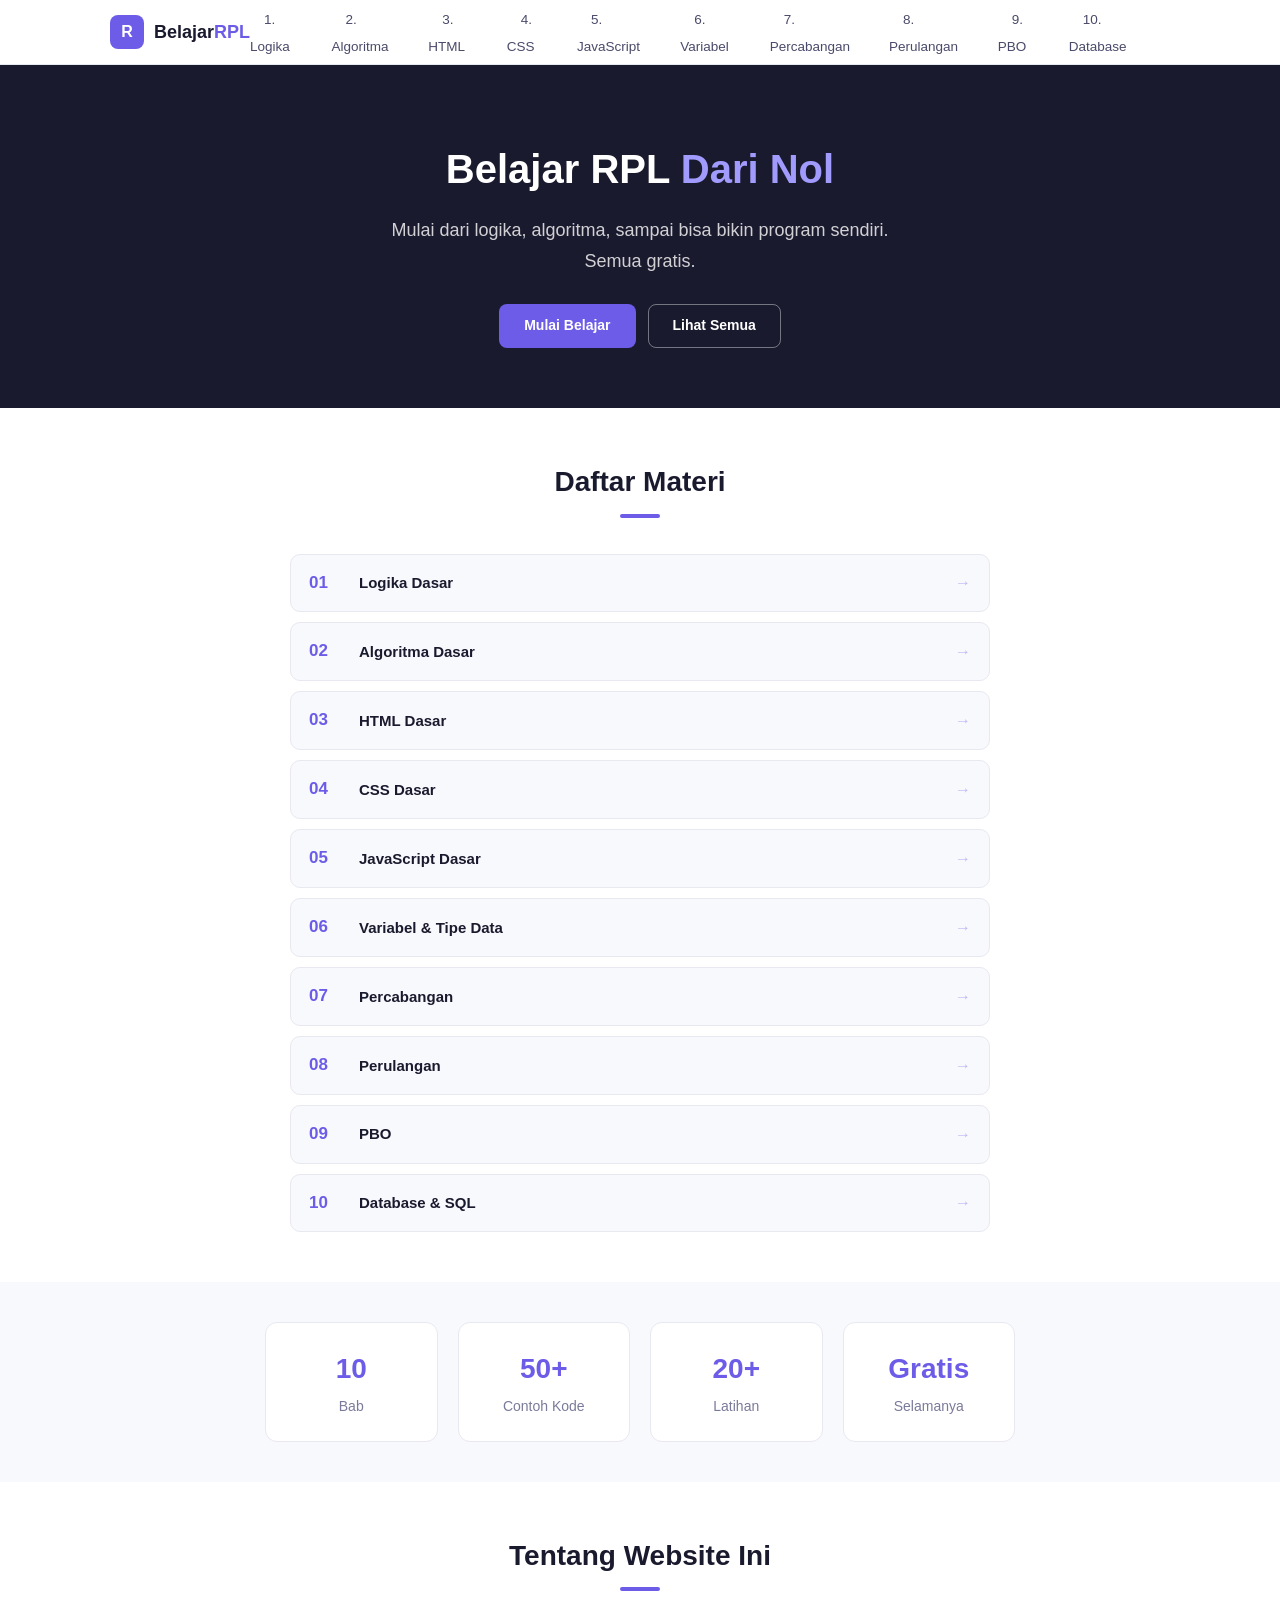
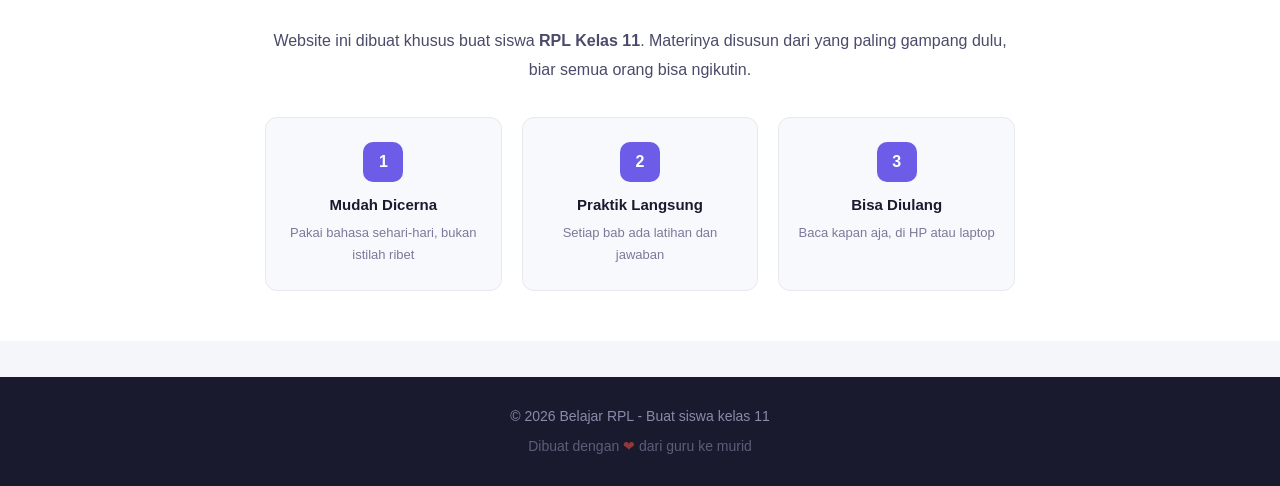
<file: index.html>
<!DOCTYPE html>
<html lang="id">
<head>
    <meta charset="UTF-8">
    <meta name="viewport" content="width=device-width, initial-scale=1.0">
    <title>Belajar RPL dari Nol - Kelas 11</title>
    <link rel="stylesheet" href="style.css">
</head>
<body>

    <!-- NAVBAR -->
    <nav class="navbar">
        <div class="container">
            <a href="index.html" class="logo">
                <span class="logo-icon">R</span>
                <span class="logo-text">Belajar<span>RPL</span></span>
            </a>

            <button class="nav-toggle" id="navToggle">
                <span class="garis"></span>
                <span class="garis"></span>
                <span class="garis"></span>
            </button>

            <ul class="nav-menu" id="navMenu">
                <li><a href="bab1.html">1. Logika</a></li>
                <li><a href="bab2.html">2. Algoritma</a></li>
                <li><a href="bab3.html">3. HTML</a></li>
                <li><a href="bab4.html">4. CSS</a></li>
                <li><a href="bab5.html">5. JavaScript</a></li>
                <li><a href="bab6.html">6. Variabel</a></li>
                <li><a href="bab7.html">7. Percabangan</a></li>
                <li><a href="bab8.html">8. Perulangan</a></li>
                <li><a href="bab9.html">9. PBO</a></li>
                <li><a href="bab10.html">10. Database</a></li>
            </ul>
        </div>
    </nav>

    <!-- HERO -->
    <header class="hero">
        <div class="container">
            <h1>Belajar RPL <span>Dari Nol</span></h1>
            <p>Mulai dari logika, algoritma, sampai bisa bikin program sendiri. Semua gratis.</p>
            <div class="hero-buttons">
                <a href="bab1.html" class="btn btn-primary">Mulai Belajar</a>
                <a href="#daftar-bab" class="btn btn-outline">Lihat Semua</a>
            </div>
        </div>
    </header>

    <!-- DAFTAR BAB -->
    <section id="daftar-bab" class="daftar-bab">
        <div class="container">
            <h2 class="section-title">Daftar Materi</h2>
            <div class="bab-list">
                <a href="bab1.html" class="bab-item">
                    <span class="bab-nomor">01</span>
                    <span class="bab-nama">Logika Dasar</span>
                    <span class="bab-desk">Belajar berpikir seperti programmer</span>
                    <span class="bab-arrow">→</span>
                </a>
                <a href="bab2.html" class="bab-item">
                    <span class="bab-nomor">02</span>
                    <span class="bab-nama">Algoritma Dasar</span>
                    <span class="bab-desk">Cara menyelesaikan masalah dengan langkah-langkah</span>
                    <span class="bab-arrow">→</span>
                </a>
                <a href="bab3.html" class="bab-item">
                    <span class="bab-nomor">03</span>
                    <span class="bab-nama">HTML Dasar</span>
                    <span class="bab-desk">Bikin kerangka website</span>
                    <span class="bab-arrow">→</span>
                </a>
                <a href="bab4.html" class="bab-item">
                    <span class="bab-nomor">04</span>
                    <span class="bab-nama">CSS Dasar</span>
                    <span class="bab-desk">Bikin website jadi cantik</span>
                    <span class="bab-arrow">→</span>
                </a>
                <a href="bab5.html" class="bab-item">
                    <span class="bab-nomor">05</span>
                    <span class="bab-nama">JavaScript Dasar</span>
                    <span class="bab-desk">Bikin website jadi hidup</span>
                    <span class="bab-arrow">→</span>
                </a>
                <a href="bab6.html" class="bab-item">
                    <span class="bab-nomor">06</span>
                    <span class="bab-nama">Variabel & Tipe Data</span>
                    <span class="bab-desk">Menyimpan data di program</span>
                    <span class="bab-arrow">→</span>
                </a>
                <a href="bab7.html" class="bab-item">
                    <span class="bab-nomor">07</span>
                    <span class="bab-nama">Percabangan</span>
                    <span class="bab-desk">Buat keputusan di program</span>
                    <span class="bab-arrow">→</span>
                </a>
                <a href="bab8.html" class="bab-item">
                    <span class="bab-nomor">08</span>
                    <span class="bab-nama">Perulangan</span>
                    <span class="bab-desk">Ulang-ulang tugas</span>
                    <span class="bab-arrow">→</span>
                </a>
                <a href="bab9.html" class="bab-item">
                    <span class="bab-nomor">09</span>
                    <span class="bab-nama">PBO</span>
                    <span class="bab-desk">Class dan Object</span>
                    <span class="bab-arrow">→</span>
                </a>
                <a href="bab10.html" class="bab-item">
                    <span class="bab-nomor">10</span>
                    <span class="bab-nama">Database & SQL</span>
                    <span class="bab-desk">Menyimpan data secara terstruktur</span>
                    <span class="bab-arrow">→</span>
                </a>
            </div>
        </div>
    </section>

    <!-- STATISTIK -->
    <section class="stats-section">
        <div class="container">
            <div class="stats-grid">
                <div class="stat-card">
                    <span class="stat-number">10</span>
                    <span class="stat-label">Bab</span>
                </div>
                <div class="stat-card">
                    <span class="stat-number">50+</span>
                    <span class="stat-label">Contoh Kode</span>
                </div>
                <div class="stat-card">
                    <span class="stat-number">20+</span>
                    <span class="stat-label">Latihan</span>
                </div>
                <div class="stat-card">
                    <span class="stat-number">Gratis</span>
                    <span class="stat-label">Selamanya</span>
                </div>
            </div>
        </div>
    </section>

    <!-- TENTANG -->
    <section class="tentang">
        <div class="container">
            <h2 class="section-title">Tentang Website Ini</h2>
            <div class="tentang-content">
                <p>
                    Website ini dibuat khusus buat siswa <strong>RPL Kelas 11</strong>.
                    Materinya disusun dari yang paling gampang dulu, biar semua orang bisa ngikutin.
                </p>
                <div class="tentang-features">
                    <div class="feature">
                        <span class="feature-icon">1</span>
                        <h4>Mudah Dicerna</h4>
                        <p>Pakai bahasa sehari-hari, bukan istilah ribet</p>
                    </div>
                    <div class="feature">
                        <span class="feature-icon">2</span>
                        <h4>Praktik Langsung</h4>
                        <p>Setiap bab ada latihan dan jawaban</p>
                    </div>
                    <div class="feature">
                        <span class="feature-icon">3</span>
                        <h4>Bisa Diulang</h4>
                        <p>Baca kapan aja, di HP atau laptop</p>
                    </div>
                </div>
            </div>
        </div>
    </section>

    <!-- FOOTER -->
    <footer class="footer">
        <div class="container">
            <p>© 2026 Belajar RPL - Buat siswa kelas 11</p>
            <p style="font-size:14px; margin-top:6px; opacity:0.6;">
                Dibuat dengan <span style="color:#e74c3c;">❤</span> dari guru ke murid
            </p>
        </div>
    </footer>

    <script src="script.js"></script>
</body>
</html>
</file>
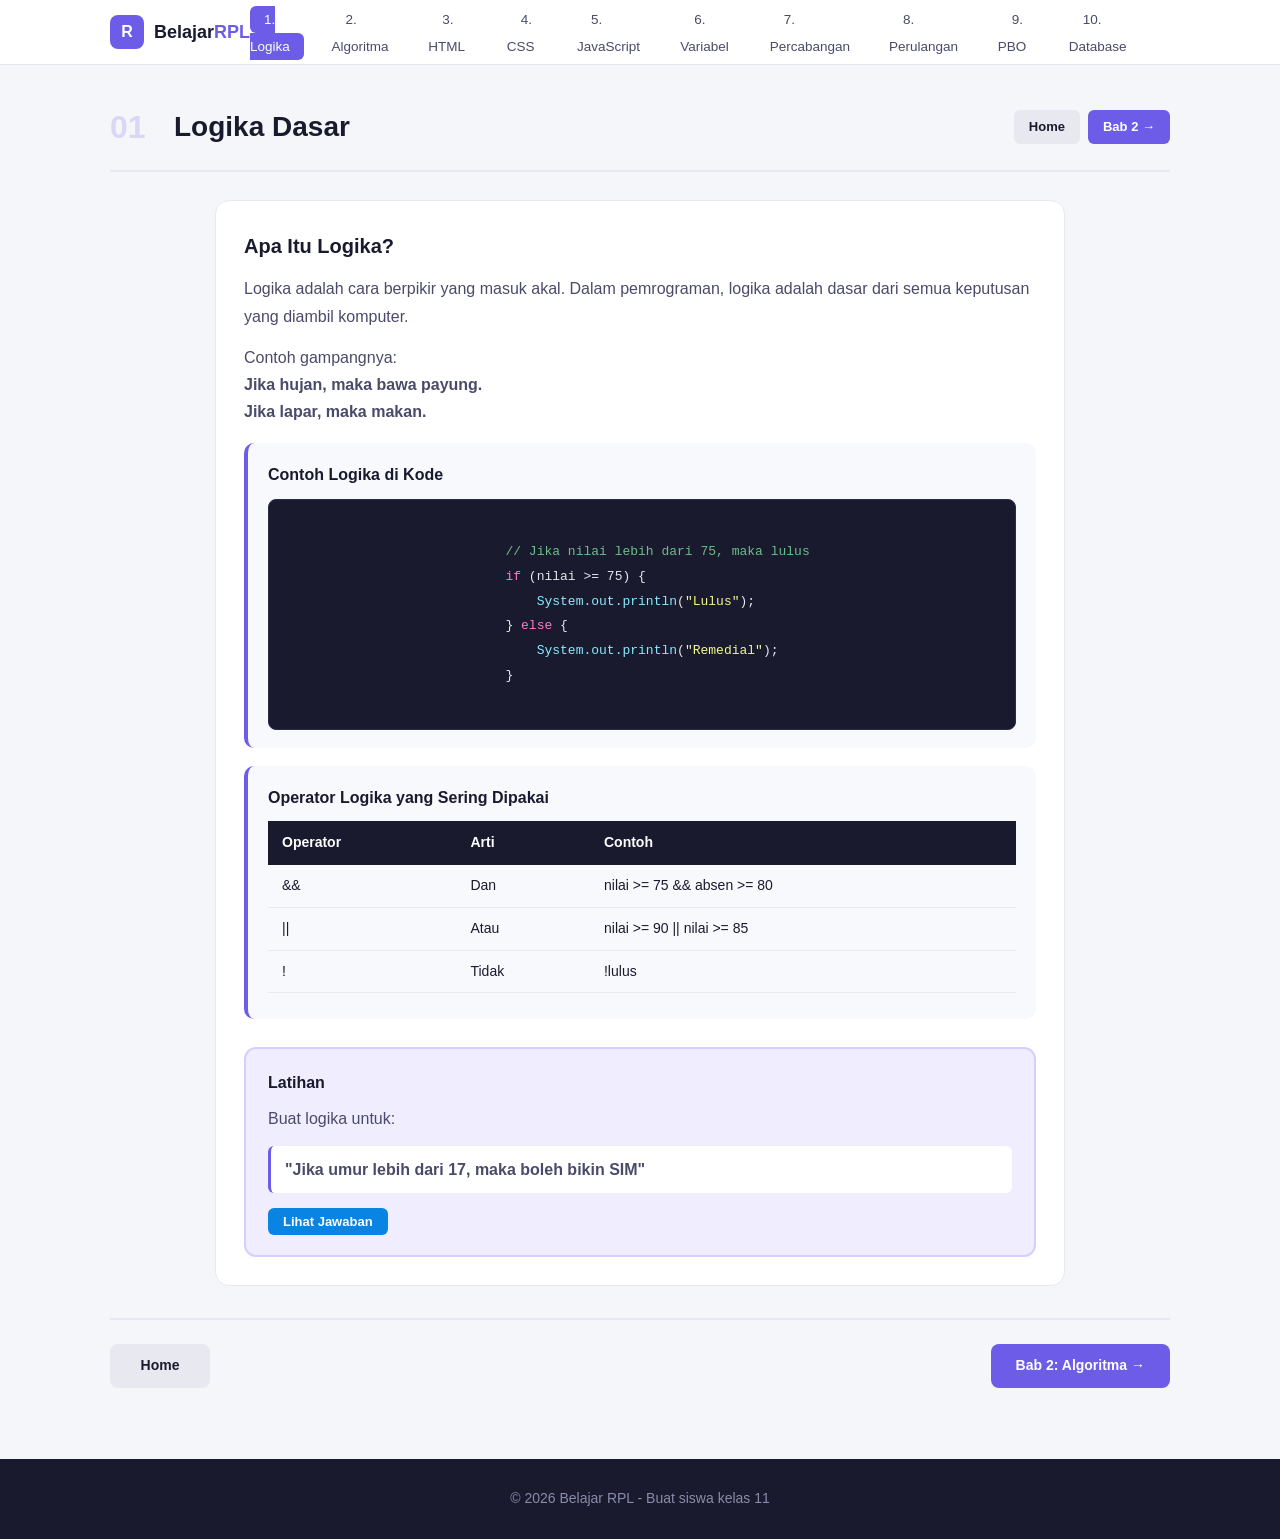
<file: bab1.html>
<!DOCTYPE html>
<html lang="id">
<head>
    <meta charset="UTF-8">
    <meta name="viewport" content="width=device-width, initial-scale=1.0">
    <title>Bab 1 - Logika Dasar</title>
    <link rel="stylesheet" href="style.css">
</head>
<body>

    <!-- NAVBAR -->
    <nav class="navbar">
        <div class="container">
            <a href="index.html" class="logo">
                <span class="logo-icon">R</span>
                <span class="logo-text">Belajar<span>RPL</span></span>
            </a>

            <button class="nav-toggle" id="navToggle">
                <span class="garis"></span>
                <span class="garis"></span>
                <span class="garis"></span>
            </button>

            <ul class="nav-menu" id="navMenu">
                <li><a href="bab1.html" class="active">1. Logika</a></li>
                <li><a href="bab2.html">2. Algoritma</a></li>
                <li><a href="bab3.html">3. HTML</a></li>
                <li><a href="bab4.html">4. CSS</a></li>
                <li><a href="bab5.html">5. JavaScript</a></li>
                <li><a href="bab6.html">6. Variabel</a></li>
                <li><a href="bab7.html">7. Percabangan</a></li>
                <li><a href="bab8.html">8. Perulangan</a></li>
                <li><a href="bab9.html">9. PBO</a></li>
                <li><a href="bab10.html">10. Database</a></li>
            </ul>
        </div>
    </nav>

    <!-- BAB 1 -->
    <section class="bab">
        <div class="container">
            <div class="bab-header">
                <span class="bab-number">01</span>
                <h2>Logika Dasar</h2>
                <div class="bab-nav">
                    <a href="index.html" class="btn btn-small">Home</a>
                    <a href="bab2.html" class="btn btn-small btn-primary">Bab 2 →</a>
                </div>
            </div>

            <div class="bab-content">
                <div class="materi-box">
                    <h3>Apa Itu Logika?</h3>
                    <p>
                        Logika adalah cara berpikir yang masuk akal. Dalam pemrograman, logika adalah dasar dari semua keputusan yang diambil komputer.
                    </p>
                    <p>
                        Contoh gampangnya: <br>
                        <strong>Jika hujan, maka bawa payung.</strong> <br>
                        <strong>Jika lapar, maka makan.</strong>
                    </p>

                    <div class="contoh-box">
                        <h4>Contoh Logika di Kode</h4>
                        <div class="code-block">
                            <span class="comment">// Jika nilai lebih dari 75, maka lulus</span>
                            <span class="keyword">if</span> (nilai >= 75) {
                                <span class="output">System.out.println</span>(<span class="string">"Lulus"</span>);
                            } <span class="keyword">else</span> {
                                <span class="output">System.out.println</span>(<span class="string">"Remedial"</span>);
                            }
                        </div>
                    </div>

                    <div class="contoh-box">
                        <h4>Operator Logika yang Sering Dipakai</h4>
                        <table class="tag-table">
                            <tr>
                                <th>Operator</th>
                                <th>Arti</th>
                                <th>Contoh</th>
                            </tr>
                            <tr>
                                <td>&&</td>
                                <td>Dan</td>
                                <td>nilai >= 75 && absen >= 80</td>
                            </tr>
                            <tr>
                                <td>||</td>
                                <td>Atau</td>
                                <td>nilai >= 90 || nilai >= 85</td>
                            </tr>
                            <tr>
                                <td>!</td>
                                <td>Tidak</td>
                                <td>!lulus</td>
                            </tr>
                        </table>
                    </div>

                    <div class="quiz-box">
                        <h4>Latihan</h4>
                        <p>Buat logika untuk:</p>
                        <p class="quiz-soal">"Jika umur lebih dari 17, maka boleh bikin SIM"</p>
                        <button class="btn btn-small btn-info" onclick="tampilkanJawaban('jawaban1')">Lihat Jawaban</button>
                        <div id="jawaban1" class="jawaban" style="display:none;">
                            <div class="code-block">
                                <span class="keyword">if</span> (umur > 17) {
                                    <span class="output">System.out.println</span>(<span class="string">"Boleh bikin SIM"</span>);
                                } <span class="keyword">else</span> {
                                    <span class="output">System.out.println</span>(<span class="string">"Belum cukup umur"</span>);
                                }
                            </div>
                        </div>
                    </div>
                </div>
            </div>

            <div class="bottom-nav">
                <a href="index.html" class="btn">Home</a>
                <a href="bab2.html" class="btn btn-primary">Bab 2: Algoritma →</a>
            </div>
        </div>
    </section>

    <footer class="footer">
        <div class="container">
            <p>© 2026 Belajar RPL - Buat siswa kelas 11</p>
        </div>
    </footer>

    <script src="script.js"></script>
</body>
</html>
</file>
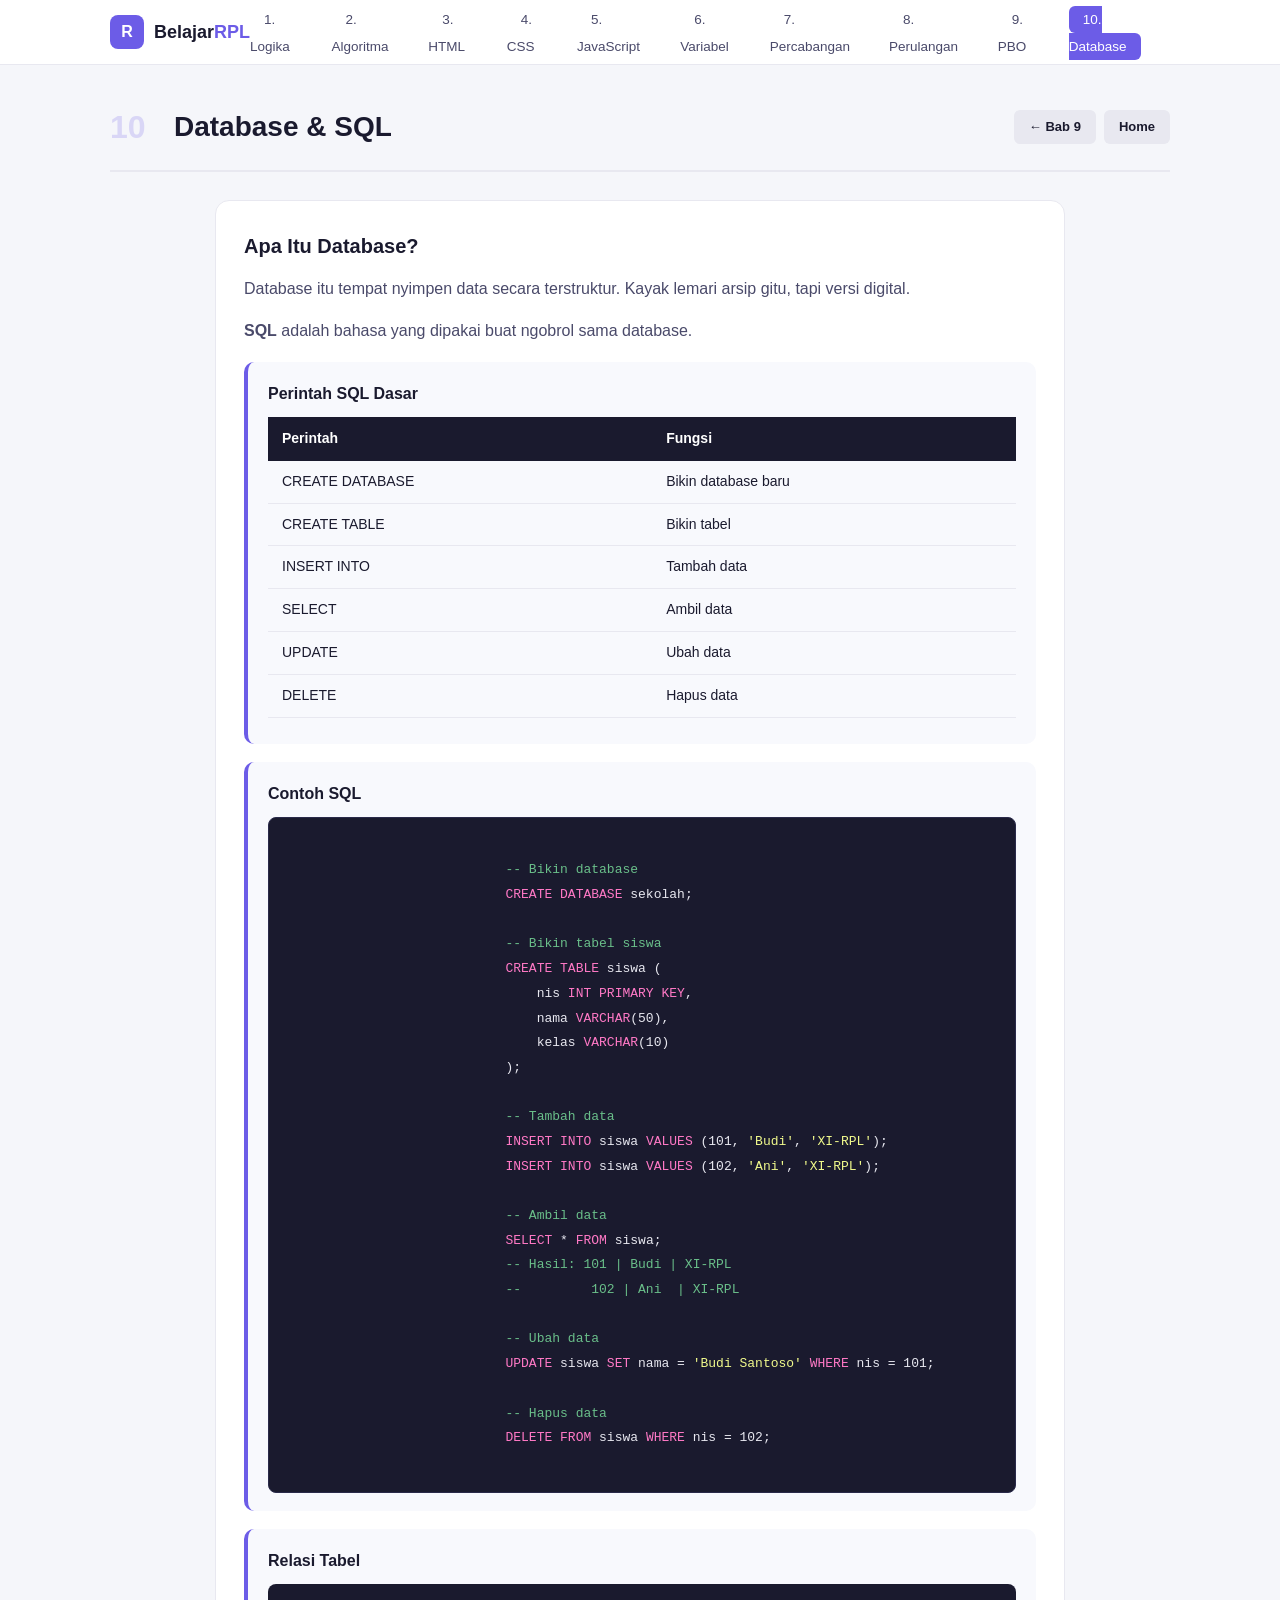
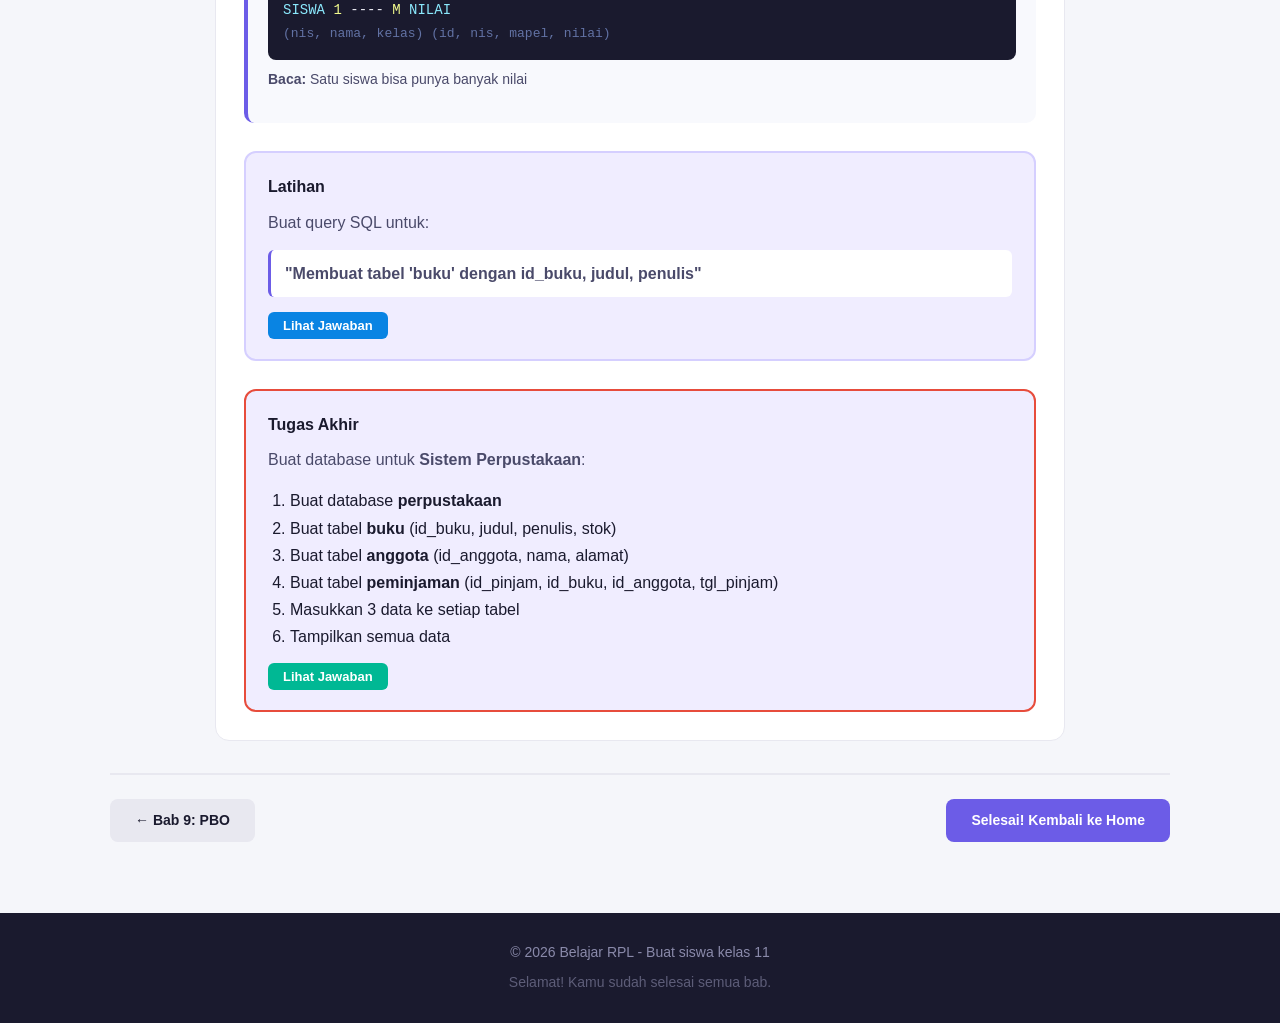
<file: bab10.html>
<!DOCTYPE html>
<html lang="id">
<head>
    <meta charset="UTF-8">
    <meta name="viewport" content="width=device-width, initial-scale=1.0">
    <title>Bab 10 - Database & SQL</title>
    <link rel="stylesheet" href="style.css">
</head>
<body>

    <nav class="navbar">
        <div class="container">
            <a href="index.html" class="logo">
                <span class="logo-icon">R</span>
                <span class="logo-text">Belajar<span>RPL</span></span>
            </a>

            <button class="nav-toggle" id="navToggle">
                <span class="garis"></span>
                <span class="garis"></span>
                <span class="garis"></span>
            </button>

            <ul class="nav-menu" id="navMenu">
                <li><a href="bab1.html">1. Logika</a></li>
                <li><a href="bab2.html">2. Algoritma</a></li>
                <li><a href="bab3.html">3. HTML</a></li>
                <li><a href="bab4.html">4. CSS</a></li>
                <li><a href="bab5.html">5. JavaScript</a></li>
                <li><a href="bab6.html">6. Variabel</a></li>
                <li><a href="bab7.html">7. Percabangan</a></li>
                <li><a href="bab8.html">8. Perulangan</a></li>
                <li><a href="bab9.html">9. PBO</a></li>
                <li><a href="bab10.html" class="active">10. Database</a></li>
            </ul>
        </div>
    </nav>

    <section class="bab">
        <div class="container">
            <div class="bab-header">
                <span class="bab-number">10</span>
                <h2>Database & SQL</h2>
                <div class="bab-nav">
                    <a href="bab9.html" class="btn btn-small">← Bab 9</a>
                    <a href="index.html" class="btn btn-small">Home</a>
                </div>
            </div>

            <div class="bab-content">
                <div class="materi-box">
                    <h3>Apa Itu Database?</h3>
                    <p>
                        Database itu tempat nyimpen data secara terstruktur. 
                        Kayak lemari arsip gitu, tapi versi digital.
                    </p>
                    <p>
                        <strong>SQL</strong> adalah bahasa yang dipakai buat ngobrol sama database.
                    </p>

                    <div class="contoh-box">
                        <h4>Perintah SQL Dasar</h4>
                        <table class="tag-table">
                            <tr>
                                <th>Perintah</th>
                                <th>Fungsi</th>
                            </tr>
                            <tr>
                                <td>CREATE DATABASE</td>
                                <td>Bikin database baru</td>
                            </tr>
                            <tr>
                                <td>CREATE TABLE</td>
                                <td>Bikin tabel</td>
                            </tr>
                            <tr>
                                <td>INSERT INTO</td>
                                <td>Tambah data</td>
                            </tr>
                            <tr>
                                <td>SELECT</td>
                                <td>Ambil data</td>
                            </tr>
                            <tr>
                                <td>UPDATE</td>
                                <td>Ubah data</td>
                            </tr>
                            <tr>
                                <td>DELETE</td>
                                <td>Hapus data</td>
                            </tr>
                        </table>
                    </div>

                    <div class="contoh-box">
                        <h4>Contoh SQL</h4>
                        <div class="code-block">
                            <span class="comment">-- Bikin database</span>
                            <span class="keyword">CREATE DATABASE</span> sekolah;

                            <span class="comment">-- Bikin tabel siswa</span>
                            <span class="keyword">CREATE TABLE</span> siswa (
                                nis <span class="keyword">INT PRIMARY KEY</span>,
                                nama <span class="keyword">VARCHAR</span>(50),
                                kelas <span class="keyword">VARCHAR</span>(10)
                            );

                            <span class="comment">-- Tambah data</span>
                            <span class="keyword">INSERT INTO</span> siswa <span class="keyword">VALUES</span> (101, <span class="string">'Budi'</span>, <span class="string">'XI-RPL'</span>);
                            <span class="keyword">INSERT INTO</span> siswa <span class="keyword">VALUES</span> (102, <span class="string">'Ani'</span>, <span class="string">'XI-RPL'</span>);

                            <span class="comment">-- Ambil data</span>
                            <span class="keyword">SELECT</span> * <span class="keyword">FROM</span> siswa;
                            <span class="comment">-- Hasil: 101 | Budi | XI-RPL</span>
                            <span class="comment">--         102 | Ani  | XI-RPL</span>

                            <span class="comment">-- Ubah data</span>
                            <span class="keyword">UPDATE</span> siswa <span class="keyword">SET</span> nama = <span class="string">'Budi Santoso'</span> <span class="keyword">WHERE</span> nis = 101;

                            <span class="comment">-- Hapus data</span>
                            <span class="keyword">DELETE FROM</span> siswa <span class="keyword">WHERE</span> nis = 102;
                        </div>
                    </div>

                    <div class="contoh-box">
                        <h4>Relasi Tabel</h4>
                        <div style="background:#1a1a2e; color:#e8e8f0; padding:15px; border-radius:8px; font-family:monospace; font-size:14px;">
                            <span style="color:#8be9fd;">SISWA</span> <span style="color:#f1fa8c;">1</span> ---- <span style="color:#f1fa8c;">M</span> <span style="color:#8be9fd;">NILAI</span>
                            <span style="color:#6272a4; display:block; font-size:13px;">(nis, nama, kelas)    (id, nis, mapel, nilai)</span>
                        </div>
                        <p style="margin-top:8px; font-size:14px;">
                            <strong>Baca:</strong> Satu siswa bisa punya banyak nilai
                        </p>
                    </div>

                    <div class="quiz-box">
                        <h4>Latihan</h4>
                        <p>Buat query SQL untuk:</p>
                        <p class="quiz-soal">"Membuat tabel 'buku' dengan id_buku, judul, penulis"</p>
                        <button class="btn btn-small btn-info" onclick="tampilkanJawaban('jawaban10')">Lihat Jawaban</button>
                        <div id="jawaban10" class="jawaban" style="display:none;">
                            <div class="code-block">
                                <span class="keyword">CREATE TABLE</span> buku (
                                    id_buku <span class="keyword">INT PRIMARY KEY</span>,
                                    judul <span class="keyword">VARCHAR</span>(100),
                                    penulis <span class="keyword">VARCHAR</span>(50)
                                );
                            </div>
                        </div>
                    </div>

                    <div class="quiz-box" style="border-color:#e74c3c;">
                        <h4>Tugas Akhir</h4>
                        <p>Buat database untuk <strong>Sistem Perpustakaan</strong>:</p>
                        <ol style="padding-left:22px; margin-top:10px;">
                            <li>Buat database <strong>perpustakaan</strong></li>
                            <li>Buat tabel <strong>buku</strong> (id_buku, judul, penulis, stok)</li>
                            <li>Buat tabel <strong>anggota</strong> (id_anggota, nama, alamat)</li>
                            <li>Buat tabel <strong>peminjaman</strong> (id_pinjam, id_buku, id_anggota, tgl_pinjam)</li>
                            <li>Masukkan 3 data ke setiap tabel</li>
                            <li>Tampilkan semua data</li>
                        </ol>
                        <button class="btn btn-small btn-success" onclick="tampilkanJawaban('jawabanProject')" style="margin-top:12px;">
                            Lihat Jawaban
                        </button>
                        <div id="jawabanProject" class="jawaban" style="display:none;">
                            <div class="code-block" style="font-size:12px; max-height:300px; overflow-y:auto;">
                                <span class="keyword">CREATE DATABASE</span> perpustakaan;
                                <span class="keyword">USE</span> perpustakaan;

                                <span class="keyword">CREATE TABLE</span> buku (
                                    id_buku <span class="keyword">INT PRIMARY KEY</span>,
                                    judul <span class="keyword">VARCHAR</span>(100),
                                    penulis <span class="keyword">VARCHAR</span>(50),
                                    stok <span class="keyword">INT</span>
                                );

                                <span class="keyword">CREATE TABLE</span> anggota (
                                    id_anggota <span class="keyword">INT PRIMARY KEY</span>,
                                    nama <span class="keyword">VARCHAR</span>(50),
                                    alamat <span class="keyword">VARCHAR</span>(100)
                                );

                                <span class="keyword">CREATE TABLE</span> peminjaman (
                                    id_pinjam <span class="keyword">INT PRIMARY KEY</span>,
                                    id_buku <span class="keyword">INT</span>,
                                    id_anggota <span class="keyword">INT</span>,
                                    tgl_pinjam <span class="keyword">DATE</span>
                                );

                                <span class="keyword">INSERT INTO</span> buku <span class="keyword">VALUES</span> (1, <span class="string">'Java Dasar'</span>, <span class="string">'Budi'</span>, 5);
                                <span class="keyword">INSERT INTO</span> buku <span class="keyword">VALUES</span> (2, <span class="string">'SQL'</span>, <span class="string">'Ani'</span>, 3);
                                <span class="keyword">INSERT INTO</span> buku <span class="keyword">VALUES</span> (3, <span class="string">'HTML'</span>, <span class="string">'Caca'</span>, 4);

                                <span class="keyword">INSERT INTO</span> anggota <span class="keyword">VALUES</span> (1, <span class="string">'Dedi'</span>, <span class="string">'Jl. Mawar 1'</span>);
                                <span class="keyword">INSERT INTO</span> anggota <span class="keyword">VALUES</span> (2, <span class="string">'Eka'</span>, <span class="string">'Jl. Melati 2'</span>);
                                <span class="keyword">INSERT INTO</span> anggota <span class="keyword">VALUES</span> (3, <span class="string">'Fina'</span>, <span class="string">'Jl. Anggrek 3'</span>);

                                <span class="keyword">INSERT INTO</span> peminjaman <span class="keyword">VALUES</span> (1, 1, 1, <span class="string">'2026-01-10'</span>);
                                <span class="keyword">INSERT INTO</span> peminjaman <span class="keyword">VALUES</span> (2, 2, 2, <span class="string">'2026-01-12'</span>);

                                <span class="keyword">SELECT</span> * <span class="keyword">FROM</span> buku;
                                <span class="keyword">SELECT</span> * <span class="keyword">FROM</span> anggota;
                                <span class="keyword">SELECT</span> * <span class="keyword">FROM</span> peminjaman;
                            </div>
                        </div>
                    </div>
                </div>
            </div>

            <div class="bottom-nav">
                <a href="bab9.html" class="btn">← Bab 9: PBO</a>
                <a href="index.html" class="btn btn-primary">Selesai! Kembali ke Home</a>
            </div>
        </div>
    </section>

    <footer class="footer">
        <div class="container">
            <p>© 2026 Belajar RPL - Buat siswa kelas 11</p>
            <p style="font-size:14px; margin-top:6px; opacity:0.6;">
                Selamat! Kamu sudah selesai semua bab.
            </p>
        </div>
    </footer>

    <script src="script.js"></script>
</body>
</html>
</file>
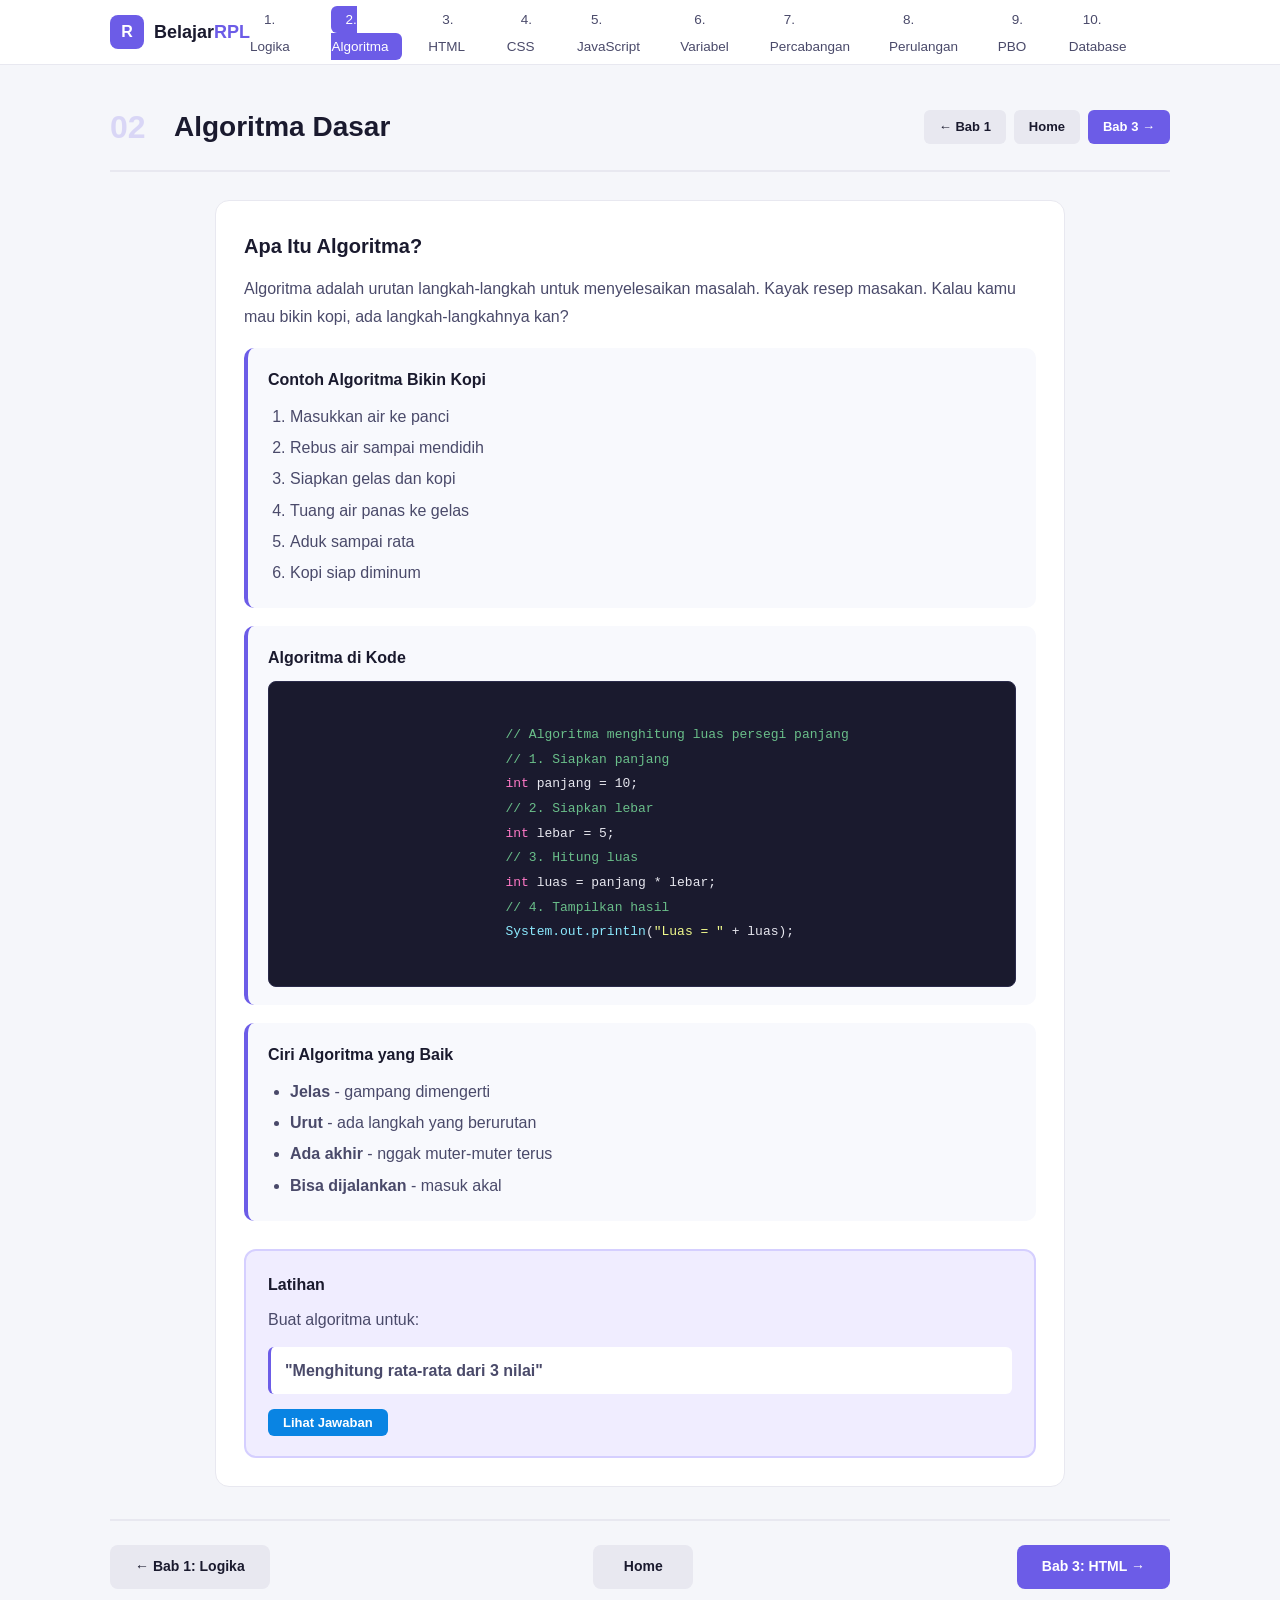
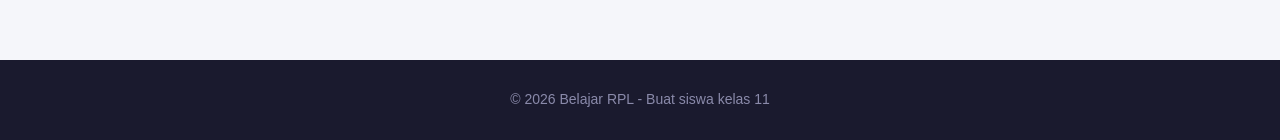
<file: bab2.html>
<!DOCTYPE html>
<html lang="id">
<head>
    <meta charset="UTF-8">
    <meta name="viewport" content="width=device-width, initial-scale=1.0">
    <title>Bab 2 - Algoritma Dasar</title>
    <link rel="stylesheet" href="style.css">
</head>
<body>

    <nav class="navbar">
        <div class="container">
            <a href="index.html" class="logo">
                <span class="logo-icon">R</span>
                <span class="logo-text">Belajar<span>RPL</span></span>
            </a>

            <button class="nav-toggle" id="navToggle">
                <span class="garis"></span>
                <span class="garis"></span>
                <span class="garis"></span>
            </button>

            <ul class="nav-menu" id="navMenu">
                <li><a href="bab1.html">1. Logika</a></li>
                <li><a href="bab2.html" class="active">2. Algoritma</a></li>
                <li><a href="bab3.html">3. HTML</a></li>
                <li><a href="bab4.html">4. CSS</a></li>
                <li><a href="bab5.html">5. JavaScript</a></li>
                <li><a href="bab6.html">6. Variabel</a></li>
                <li><a href="bab7.html">7. Percabangan</a></li>
                <li><a href="bab8.html">8. Perulangan</a></li>
                <li><a href="bab9.html">9. PBO</a></li>
                <li><a href="bab10.html">10. Database</a></li>
            </ul>
        </div>
    </nav>

    <section class="bab">
        <div class="container">
            <div class="bab-header">
                <span class="bab-number">02</span>
                <h2>Algoritma Dasar</h2>
                <div class="bab-nav">
                    <a href="bab1.html" class="btn btn-small">← Bab 1</a>
                    <a href="index.html" class="btn btn-small">Home</a>
                    <a href="bab3.html" class="btn btn-small btn-primary">Bab 3 →</a>
                </div>
            </div>

            <div class="bab-content">
                <div class="materi-box">
                    <h3>Apa Itu Algoritma?</h3>
                    <p>
                        Algoritma adalah urutan langkah-langkah untuk menyelesaikan masalah. Kayak resep masakan. 
                        Kalau kamu mau bikin kopi, ada langkah-langkahnya kan?
                    </p>

                    <div class="contoh-box">
                        <h4>Contoh Algoritma Bikin Kopi</h4>
                        <ol>
                            <li>Masukkan air ke panci</li>
                            <li>Rebus air sampai mendidih</li>
                            <li>Siapkan gelas dan kopi</li>
                            <li>Tuang air panas ke gelas</li>
                            <li>Aduk sampai rata</li>
                            <li>Kopi siap diminum</li>
                        </ol>
                    </div>

                    <div class="contoh-box">
                        <h4>Algoritma di Kode</h4>
                        <div class="code-block">
                            <span class="comment">// Algoritma menghitung luas persegi panjang</span>
                            <span class="comment">// 1. Siapkan panjang</span>
                            <span class="keyword">int</span> panjang = 10;
                            <span class="comment">// 2. Siapkan lebar</span>
                            <span class="keyword">int</span> lebar = 5;
                            <span class="comment">// 3. Hitung luas</span>
                            <span class="keyword">int</span> luas = panjang * lebar;
                            <span class="comment">// 4. Tampilkan hasil</span>
                            <span class="output">System.out.println</span>(<span class="string">"Luas = "</span> + luas);
                        </div>
                    </div>

                    <div class="contoh-box">
                        <h4>Ciri Algoritma yang Baik</h4>
                        <ul>
                            <li><strong>Jelas</strong> - gampang dimengerti</li>
                            <li><strong>Urut</strong> - ada langkah yang berurutan</li>
                            <li><strong>Ada akhir</strong> - nggak muter-muter terus</li>
                            <li><strong>Bisa dijalankan</strong> - masuk akal</li>
                        </ul>
                    </div>

                    <div class="quiz-box">
                        <h4>Latihan</h4>
                        <p>Buat algoritma untuk:</p>
                        <p class="quiz-soal">"Menghitung rata-rata dari 3 nilai"</p>
                        <button class="btn btn-small btn-info" onclick="tampilkanJawaban('jawaban2')">Lihat Jawaban</button>
                        <div id="jawaban2" class="jawaban" style="display:none;">
                            <div class="code-block">
                                <span class="comment">// 1. Siapkan 3 nilai</span>
                                <span class="keyword">int</span> nilai1 = 80;
                                <span class="keyword">int</span> nilai2 = 90;
                                <span class="keyword">int</span> nilai3 = 75;
                                <span class="comment">// 2. Jumlahkan</span>
                                <span class="keyword">int</span> total = nilai1 + nilai2 + nilai3;
                                <span class="comment">// 3. Bagi dengan 3</span>
                                <span class="keyword">double</span> rata = total / 3.0;
                                <span class="comment">// 4. Tampilkan</span>
                                <span class="output">System.out.println</span>(<span class="string">"Rata-rata = "</span> + rata);
                            </div>
                        </div>
                    </div>
                </div>
            </div>

            <div class="bottom-nav">
                <a href="bab1.html" class="btn">← Bab 1: Logika</a>
                <a href="index.html" class="btn">Home</a>
                <a href="bab3.html" class="btn btn-primary">Bab 3: HTML →</a>
            </div>
        </div>
    </section>

    <footer class="footer">
        <div class="container">
            <p>© 2026 Belajar RPL - Buat siswa kelas 11</p>
        </div>
    </footer>

    <script src="script.js"></script>
</body>
</html>
</file>
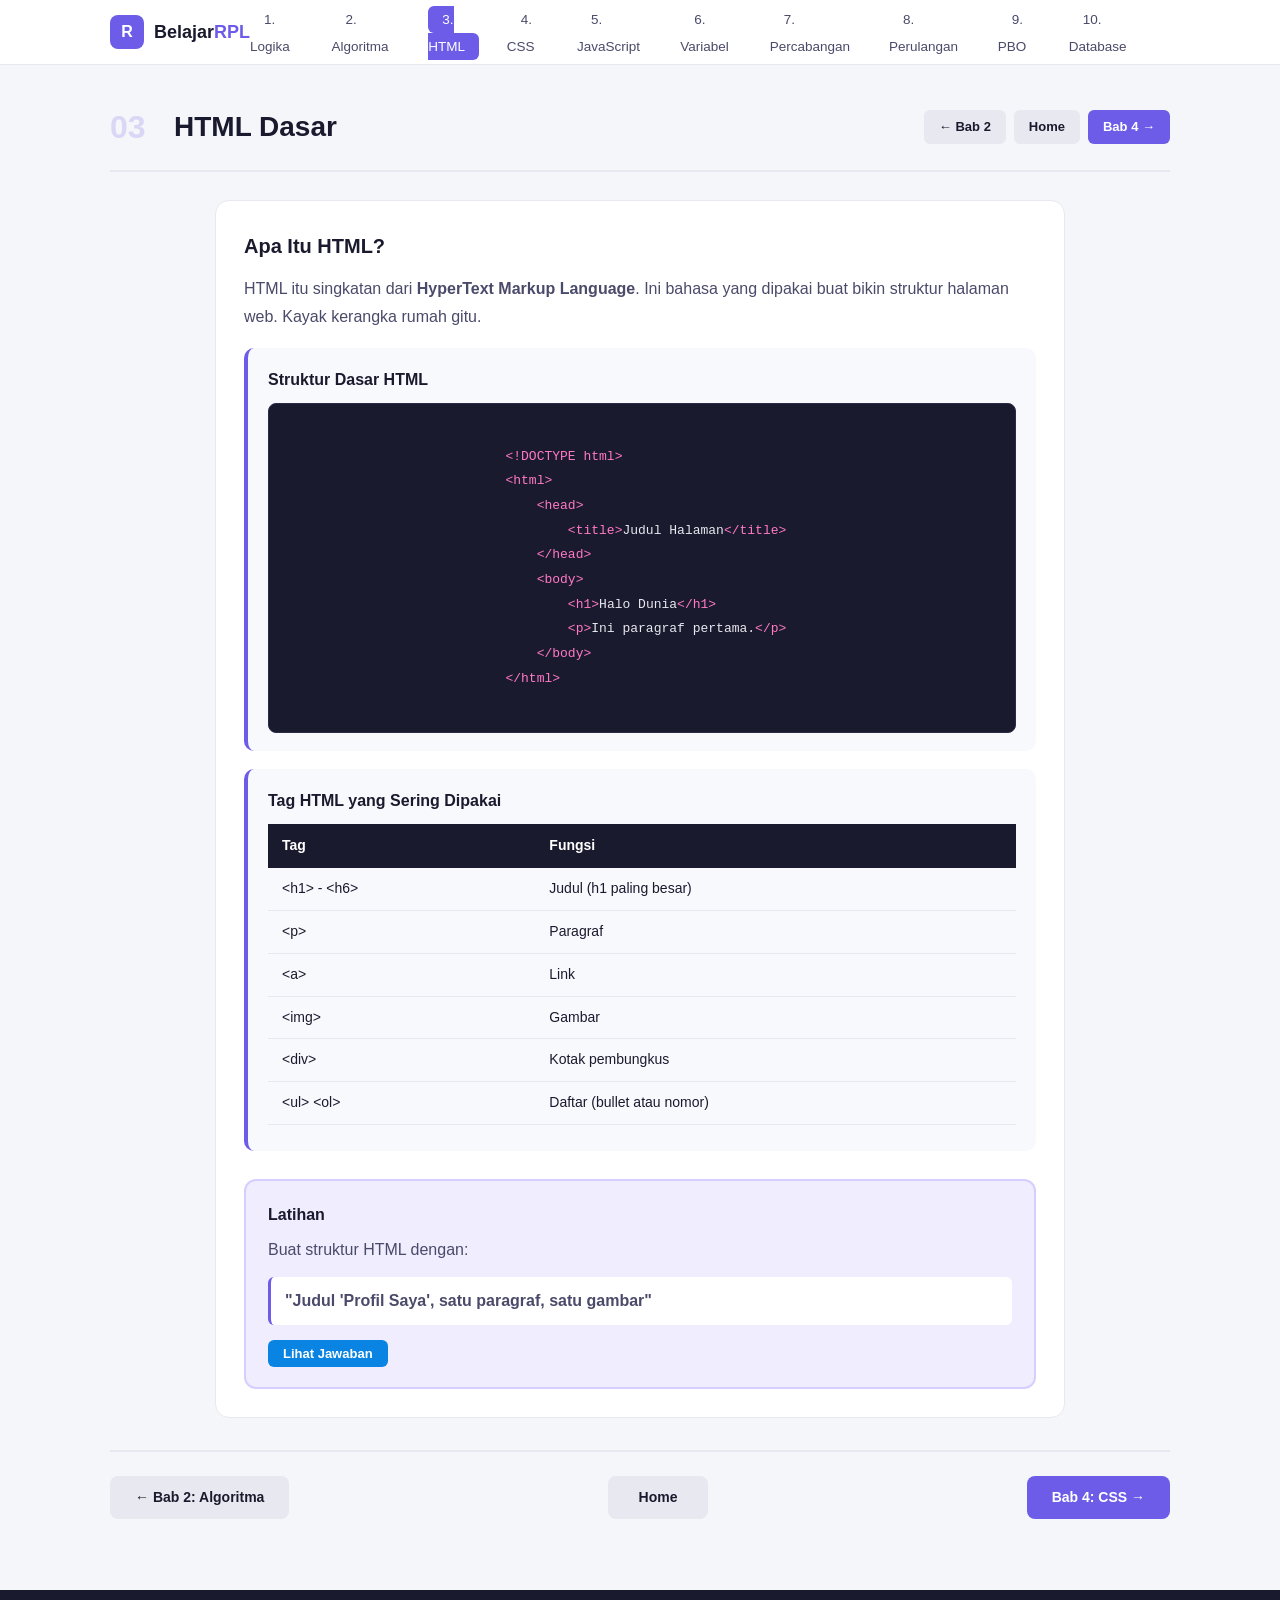
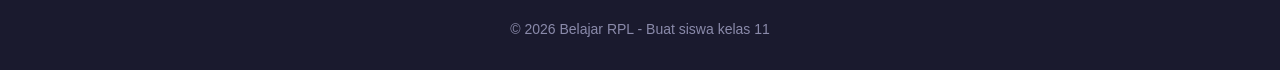
<file: bab3.html>
<!DOCTYPE html>
<html lang="id">
<head>
    <meta charset="UTF-8">
    <meta name="viewport" content="width=device-width, initial-scale=1.0">
    <title>Bab 3 - HTML Dasar</title>
    <link rel="stylesheet" href="style.css">
</head>
<body>

    <nav class="navbar">
        <div class="container">
            <a href="index.html" class="logo">
                <span class="logo-icon">R</span>
                <span class="logo-text">Belajar<span>RPL</span></span>
            </a>

            <button class="nav-toggle" id="navToggle">
                <span class="garis"></span>
                <span class="garis"></span>
                <span class="garis"></span>
            </button>

            <ul class="nav-menu" id="navMenu">
                <li><a href="bab1.html">1. Logika</a></li>
                <li><a href="bab2.html">2. Algoritma</a></li>
                <li><a href="bab3.html" class="active">3. HTML</a></li>
                <li><a href="bab4.html">4. CSS</a></li>
                <li><a href="bab5.html">5. JavaScript</a></li>
                <li><a href="bab6.html">6. Variabel</a></li>
                <li><a href="bab7.html">7. Percabangan</a></li>
                <li><a href="bab8.html">8. Perulangan</a></li>
                <li><a href="bab9.html">9. PBO</a></li>
                <li><a href="bab10.html">10. Database</a></li>
            </ul>
        </div>
    </nav>

    <section class="bab">
        <div class="container">
            <div class="bab-header">
                <span class="bab-number">03</span>
                <h2>HTML Dasar</h2>
                <div class="bab-nav">
                    <a href="bab2.html" class="btn btn-small">← Bab 2</a>
                    <a href="index.html" class="btn btn-small">Home</a>
                    <a href="bab4.html" class="btn btn-small btn-primary">Bab 4 →</a>
                </div>
            </div>

            <div class="bab-content">
                <div class="materi-box">
                    <h3>Apa Itu HTML?</h3>
                    <p>
                        HTML itu singkatan dari <strong>HyperText Markup Language</strong>. 
                        Ini bahasa yang dipakai buat bikin struktur halaman web. 
                        Kayak kerangka rumah gitu.
                    </p>

                    <div class="contoh-box">
                        <h4>Struktur Dasar HTML</h4>
                        <div class="code-block">
                            <span class="tag">&lt;!DOCTYPE html&gt;</span>
                            <span class="tag">&lt;html&gt;</span>
                            &nbsp;&nbsp;&nbsp;&nbsp;<span class="tag">&lt;head&gt;</span>
                            &nbsp;&nbsp;&nbsp;&nbsp;&nbsp;&nbsp;&nbsp;&nbsp;<span class="tag">&lt;title&gt;</span>Judul Halaman<span class="tag">&lt;/title&gt;</span>
                            &nbsp;&nbsp;&nbsp;&nbsp;<span class="tag">&lt;/head&gt;</span>
                            &nbsp;&nbsp;&nbsp;&nbsp;<span class="tag">&lt;body&gt;</span>
                            &nbsp;&nbsp;&nbsp;&nbsp;&nbsp;&nbsp;&nbsp;&nbsp;<span class="tag">&lt;h1&gt;</span>Halo Dunia<span class="tag">&lt;/h1&gt;</span>
                            &nbsp;&nbsp;&nbsp;&nbsp;&nbsp;&nbsp;&nbsp;&nbsp;<span class="tag">&lt;p&gt;</span>Ini paragraf pertama.<span class="tag">&lt;/p&gt;</span>
                            &nbsp;&nbsp;&nbsp;&nbsp;<span class="tag">&lt;/body&gt;</span>
                            <span class="tag">&lt;/html&gt;</span>
                        </div>
                    </div>

                    <div class="contoh-box">
                        <h4>Tag HTML yang Sering Dipakai</h4>
                        <table class="tag-table">
                            <tr>
                                <th>Tag</th>
                                <th>Fungsi</th>
                            </tr>
                            <tr>
                                <td>&lt;h1&gt; - &lt;h6&gt;</td>
                                <td>Judul (h1 paling besar)</td>
                            </tr>
                            <tr>
                                <td>&lt;p&gt;</td>
                                <td>Paragraf</td>
                            </tr>
                            <tr>
                                <td>&lt;a&gt;</td>
                                <td>Link</td>
                            </tr>
                            <tr>
                                <td>&lt;img&gt;</td>
                                <td>Gambar</td>
                            </tr>
                            <tr>
                                <td>&lt;div&gt;</td>
                                <td>Kotak pembungkus</td>
                            </tr>
                            <tr>
                                <td>&lt;ul&gt; &lt;ol&gt;</td>
                                <td>Daftar (bullet atau nomor)</td>
                            </tr>
                        </table>
                    </div>

                    <div class="quiz-box">
                        <h4>Latihan</h4>
                        <p>Buat struktur HTML dengan:</p>
                        <p class="quiz-soal">"Judul 'Profil Saya', satu paragraf, satu gambar"</p>
                        <button class="btn btn-small btn-info" onclick="tampilkanJawaban('jawaban3')">Lihat Jawaban</button>
                        <div id="jawaban3" class="jawaban" style="display:none;">
                            <div class="code-block">
                                <span class="tag">&lt;!DOCTYPE html&gt;</span>
                                <span class="tag">&lt;html&gt;</span>
                                &nbsp;&nbsp;&nbsp;&nbsp;<span class="tag">&lt;head&gt;</span>
                                &nbsp;&nbsp;&nbsp;&nbsp;&nbsp;&nbsp;&nbsp;&nbsp;<span class="tag">&lt;title&gt;</span>Profil Saya<span class="tag">&lt;/title&gt;</span>
                                &nbsp;&nbsp;&nbsp;&nbsp;<span class="tag">&lt;/head&gt;</span>
                                &nbsp;&nbsp;&nbsp;&nbsp;<span class="tag">&lt;body&gt;</span>
                                &nbsp;&nbsp;&nbsp;&nbsp;&nbsp;&nbsp;&nbsp;&nbsp;<span class="tag">&lt;h1&gt;</span>Profil Saya<span class="tag">&lt;/h1&gt;</span>
                                &nbsp;&nbsp;&nbsp;&nbsp;&nbsp;&nbsp;&nbsp;&nbsp;<span class="tag">&lt;p&gt;</span>Nama saya Budi, siswa RPL.<span class="tag">&lt;/p&gt;</span>
                                &nbsp;&nbsp;&nbsp;&nbsp;&nbsp;&nbsp;&nbsp;&nbsp;<span class="tag">&lt;img</span> <span class="attr">src</span>=<span class="string">"foto.jpg"</span> <span class="attr">alt</span>=<span class="string">"Foto"</span><span class="tag">&gt;</span>
                                &nbsp;&nbsp;&nbsp;&nbsp;<span class="tag">&lt;/body&gt;</span>
                                <span class="tag">&lt;/html&gt;</span>
                            </div>
                        </div>
                    </div>
                </div>
            </div>

            <div class="bottom-nav">
                <a href="bab2.html" class="btn">← Bab 2: Algoritma</a>
                <a href="index.html" class="btn">Home</a>
                <a href="bab4.html" class="btn btn-primary">Bab 4: CSS →</a>
            </div>
        </div>
    </section>

    <footer class="footer">
        <div class="container">
            <p>© 2026 Belajar RPL - Buat siswa kelas 11</p>
        </div>
    </footer>

    <script src="script.js"></script>
</body>
</html>
</file>
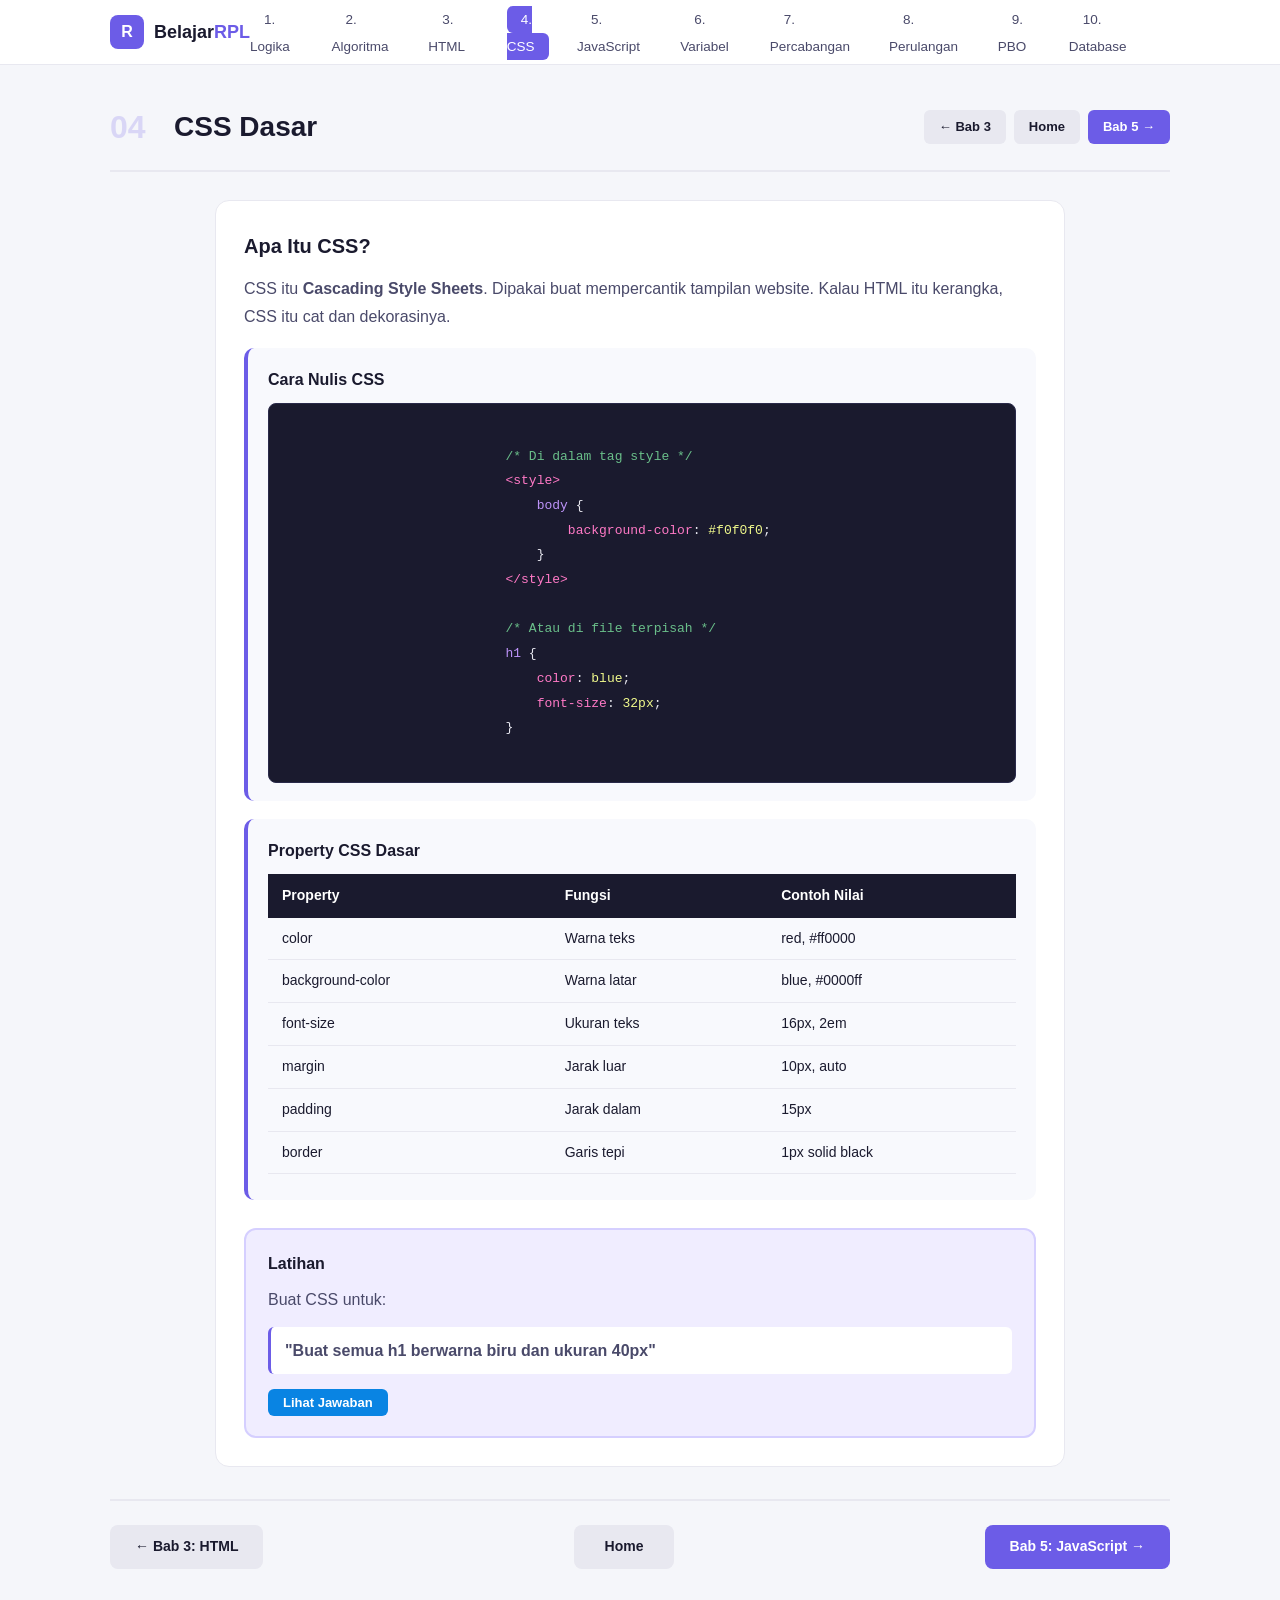
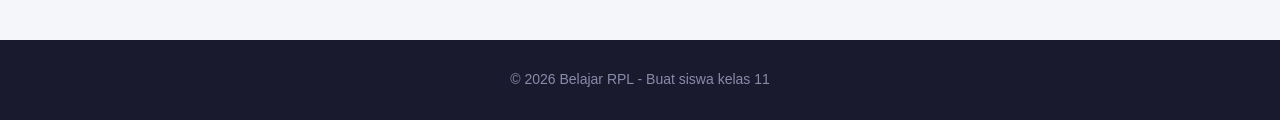
<file: bab4.html>
<!DOCTYPE html>
<html lang="id">
<head>
    <meta charset="UTF-8">
    <meta name="viewport" content="width=device-width, initial-scale=1.0">
    <title>Bab 4 - CSS Dasar</title>
    <link rel="stylesheet" href="style.css">
</head>
<body>

    <nav class="navbar">
        <div class="container">
            <a href="index.html" class="logo">
                <span class="logo-icon">R</span>
                <span class="logo-text">Belajar<span>RPL</span></span>
            </a>

            <button class="nav-toggle" id="navToggle">
                <span class="garis"></span>
                <span class="garis"></span>
                <span class="garis"></span>
            </button>

            <ul class="nav-menu" id="navMenu">
                <li><a href="bab1.html">1. Logika</a></li>
                <li><a href="bab2.html">2. Algoritma</a></li>
                <li><a href="bab3.html">3. HTML</a></li>
                <li><a href="bab4.html" class="active">4. CSS</a></li>
                <li><a href="bab5.html">5. JavaScript</a></li>
                <li><a href="bab6.html">6. Variabel</a></li>
                <li><a href="bab7.html">7. Percabangan</a></li>
                <li><a href="bab8.html">8. Perulangan</a></li>
                <li><a href="bab9.html">9. PBO</a></li>
                <li><a href="bab10.html">10. Database</a></li>
            </ul>
        </div>
    </nav>

    <section class="bab">
        <div class="container">
            <div class="bab-header">
                <span class="bab-number">04</span>
                <h2>CSS Dasar</h2>
                <div class="bab-nav">
                    <a href="bab3.html" class="btn btn-small">← Bab 3</a>
                    <a href="index.html" class="btn btn-small">Home</a>
                    <a href="bab5.html" class="btn btn-small btn-primary">Bab 5 →</a>
                </div>
            </div>

            <div class="bab-content">
                <div class="materi-box">
                    <h3>Apa Itu CSS?</h3>
                    <p>
                        CSS itu <strong>Cascading Style Sheets</strong>. 
                        Dipakai buat mempercantik tampilan website. 
                        Kalau HTML itu kerangka, CSS itu cat dan dekorasinya.
                    </p>

                    <div class="contoh-box">
                        <h4>Cara Nulis CSS</h4>
                        <div class="code-block">
                            <span class="comment">/* Di dalam tag style */</span>
                            <span class="tag">&lt;style&gt;</span>
                            &nbsp;&nbsp;&nbsp;&nbsp;<span class="selector">body</span> {
                            &nbsp;&nbsp;&nbsp;&nbsp;&nbsp;&nbsp;&nbsp;&nbsp;<span class="property">background-color</span>: <span class="value">#f0f0f0</span>;
                            &nbsp;&nbsp;&nbsp;&nbsp;}
                            <span class="tag">&lt;/style&gt;</span>

                            <span class="comment">/* Atau di file terpisah */</span>
                            <span class="selector">h1</span> {
                            &nbsp;&nbsp;&nbsp;&nbsp;<span class="property">color</span>: <span class="value">blue</span>;
                            &nbsp;&nbsp;&nbsp;&nbsp;<span class="property">font-size</span>: <span class="value">32px</span>;
                            }
                        </div>
                    </div>

                    <div class="contoh-box">
                        <h4>Property CSS Dasar</h4>
                        <table class="tag-table">
                            <tr>
                                <th>Property</th>
                                <th>Fungsi</th>
                                <th>Contoh Nilai</th>
                            </tr>
                            <tr>
                                <td>color</td>
                                <td>Warna teks</td>
                                <td>red, #ff0000</td>
                            </tr>
                            <tr>
                                <td>background-color</td>
                                <td>Warna latar</td>
                                <td>blue, #0000ff</td>
                            </tr>
                            <tr>
                                <td>font-size</td>
                                <td>Ukuran teks</td>
                                <td>16px, 2em</td>
                            </tr>
                            <tr>
                                <td>margin</td>
                                <td>Jarak luar</td>
                                <td>10px, auto</td>
                            </tr>
                            <tr>
                                <td>padding</td>
                                <td>Jarak dalam</td>
                                <td>15px</td>
                            </tr>
                            <tr>
                                <td>border</td>
                                <td>Garis tepi</td>
                                <td>1px solid black</td>
                            </tr>
                        </table>
                    </div>

                    <div class="quiz-box">
                        <h4>Latihan</h4>
                        <p>Buat CSS untuk:</p>
                        <p class="quiz-soal">"Buat semua h1 berwarna biru dan ukuran 40px"</p>
                        <button class="btn btn-small btn-info" onclick="tampilkanJawaban('jawaban4')">Lihat Jawaban</button>
                        <div id="jawaban4" class="jawaban" style="display:none;">
                            <div class="code-block">
                                <span class="selector">h1</span> {
                                &nbsp;&nbsp;&nbsp;&nbsp;<span class="property">color</span>: <span class="value">blue</span>;
                                &nbsp;&nbsp;&nbsp;&nbsp;<span class="property">font-size</span>: <span class="value">40px</span>;
                                }
                            </div>
                        </div>
                    </div>
                </div>
            </div>

            <div class="bottom-nav">
                <a href="bab3.html" class="btn">← Bab 3: HTML</a>
                <a href="index.html" class="btn">Home</a>
                <a href="bab5.html" class="btn btn-primary">Bab 5: JavaScript →</a>
            </div>
        </div>
    </section>

    <footer class="footer">
        <div class="container">
            <p>© 2026 Belajar RPL - Buat siswa kelas 11</p>
        </div>
    </footer>

    <script src="script.js"></script>
</body>
</html>
</file>
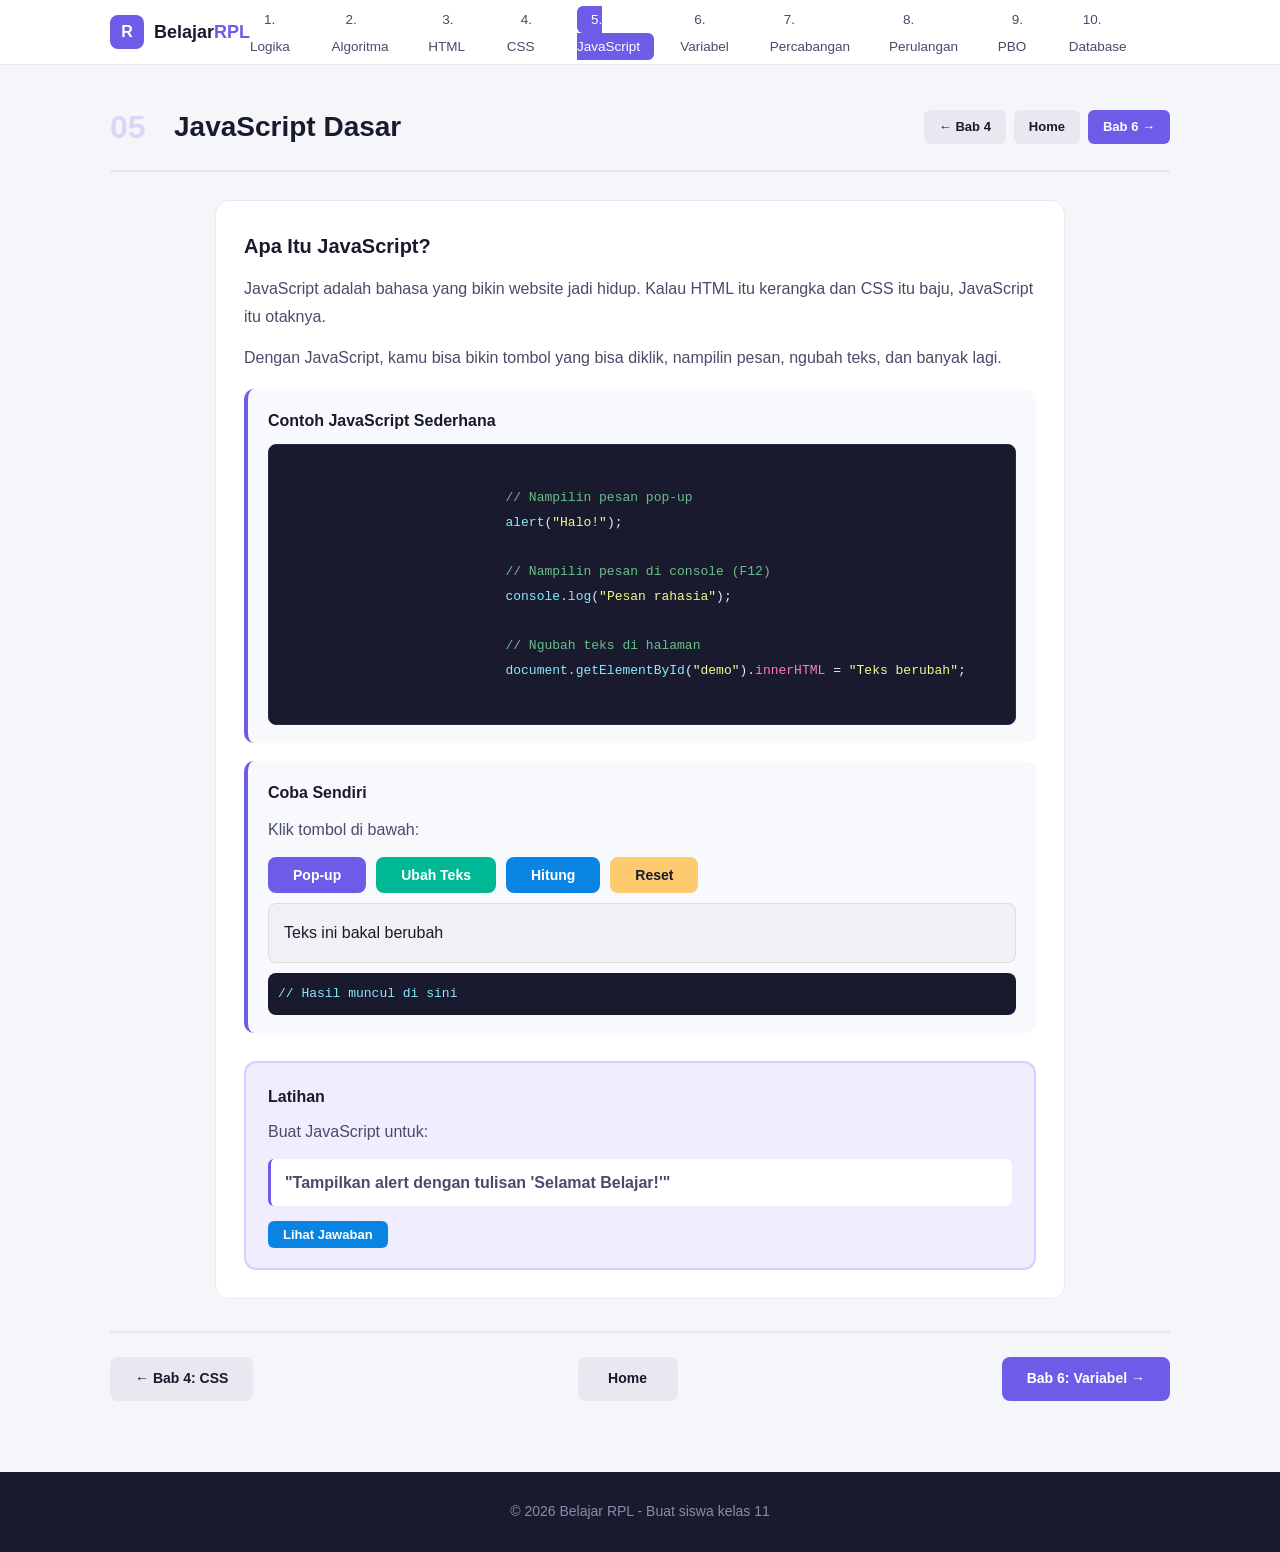
<file: bab5.html>
<!DOCTYPE html>
<html lang="id">
<head>
    <meta charset="UTF-8">
    <meta name="viewport" content="width=device-width, initial-scale=1.0">
    <title>Bab 5 - JavaScript Dasar</title>
    <link rel="stylesheet" href="style.css">
</head>
<body>

    <nav class="navbar">
        <div class="container">
            <a href="index.html" class="logo">
                <span class="logo-icon">R</span>
                <span class="logo-text">Belajar<span>RPL</span></span>
            </a>

            <button class="nav-toggle" id="navToggle">
                <span class="garis"></span>
                <span class="garis"></span>
                <span class="garis"></span>
            </button>

            <ul class="nav-menu" id="navMenu">
                <li><a href="bab1.html">1. Logika</a></li>
                <li><a href="bab2.html">2. Algoritma</a></li>
                <li><a href="bab3.html">3. HTML</a></li>
                <li><a href="bab4.html">4. CSS</a></li>
                <li><a href="bab5.html" class="active">5. JavaScript</a></li>
                <li><a href="bab6.html">6. Variabel</a></li>
                <li><a href="bab7.html">7. Percabangan</a></li>
                <li><a href="bab8.html">8. Perulangan</a></li>
                <li><a href="bab9.html">9. PBO</a></li>
                <li><a href="bab10.html">10. Database</a></li>
            </ul>
        </div>
    </nav>

    <section class="bab">
        <div class="container">
            <div class="bab-header">
                <span class="bab-number">05</span>
                <h2>JavaScript Dasar</h2>
                <div class="bab-nav">
                    <a href="bab4.html" class="btn btn-small">← Bab 4</a>
                    <a href="index.html" class="btn btn-small">Home</a>
                    <a href="bab6.html" class="btn btn-small btn-primary">Bab 6 →</a>
                </div>
            </div>

            <div class="bab-content">
                <div class="materi-box">
                    <h3>Apa Itu JavaScript?</h3>
                    <p>
                        JavaScript adalah bahasa yang bikin website jadi hidup. 
                        Kalau HTML itu kerangka dan CSS itu baju, JavaScript itu otaknya.
                    </p>
                    <p>
                        Dengan JavaScript, kamu bisa bikin tombol yang bisa diklik, 
                        nampilin pesan, ngubah teks, dan banyak lagi.
                    </p>

                    <div class="contoh-box">
                        <h4>Contoh JavaScript Sederhana</h4>
                        <div class="code-block">
                            <span class="comment">// Nampilin pesan pop-up</span>
                            <span class="output">alert</span>(<span class="string">"Halo!"</span>);

                            <span class="comment">// Nampilin pesan di console (F12)</span>
                            <span class="output">console.log</span>(<span class="string">"Pesan rahasia"</span>);

                            <span class="comment">// Ngubah teks di halaman</span>
                            <span class="output">document.getElementById</span>(<span class="string">"demo"</span>).<span class="property">innerHTML</span> = <span class="string">"Teks berubah"</span>;
                        </div>
                    </div>

                    <div class="contoh-box">
                        <h4>Coba Sendiri</h4>
                        <p>Klik tombol di bawah:</p>
                        <div style="display:flex; gap:10px; flex-wrap:wrap; margin:10px 0;">
                            <button class="btn btn-primary" onclick="alert('Halo!')">Pop-up</button>
                            <button class="btn btn-success" onclick="ubahTeks()">Ubah Teks</button>
                            <button class="btn btn-info" onclick="hitung()">Hitung</button>
                            <button class="btn btn-warning" onclick="resetTeks()">Reset</button>
                        </div>
                        <div id="demoJS" style="padding:15px; background:#f0f0f5; border-radius:8px; border:1px solid #ddd; min-height:40px;">
                            Teks ini bakal berubah
                        </div>
                        <div id="hasilHitung" style="margin-top:10px; padding:10px; background:#1a1a2e; color:#8be9fd; border-radius:8px; font-family:monospace; min-height:30px;">
                            // Hasil muncul di sini
                        </div>
                    </div>

                    <div class="quiz-box">
                        <h4>Latihan</h4>
                        <p>Buat JavaScript untuk:</p>
                        <p class="quiz-soal">"Tampilkan alert dengan tulisan 'Selamat Belajar!'"</p>
                        <button class="btn btn-small btn-info" onclick="tampilkanJawaban('jawaban5')">Lihat Jawaban</button>
                        <div id="jawaban5" class="jawaban" style="display:none;">
                            <div class="code-block">
                                <span class="output">alert</span>(<span class="string">"Selamat Belajar!"</span>);
                            </div>
                        </div>
                    </div>
                </div>
            </div>

            <div class="bottom-nav">
                <a href="bab4.html" class="btn">← Bab 4: CSS</a>
                <a href="index.html" class="btn">Home</a>
                <a href="bab6.html" class="btn btn-primary">Bab 6: Variabel →</a>
            </div>
        </div>
    </section>

    <footer class="footer">
        <div class="container">
            <p>© 2026 Belajar RPL - Buat siswa kelas 11</p>
        </div>
    </footer>

    <script src="script.js"></script>
</body>
</html>
</file>
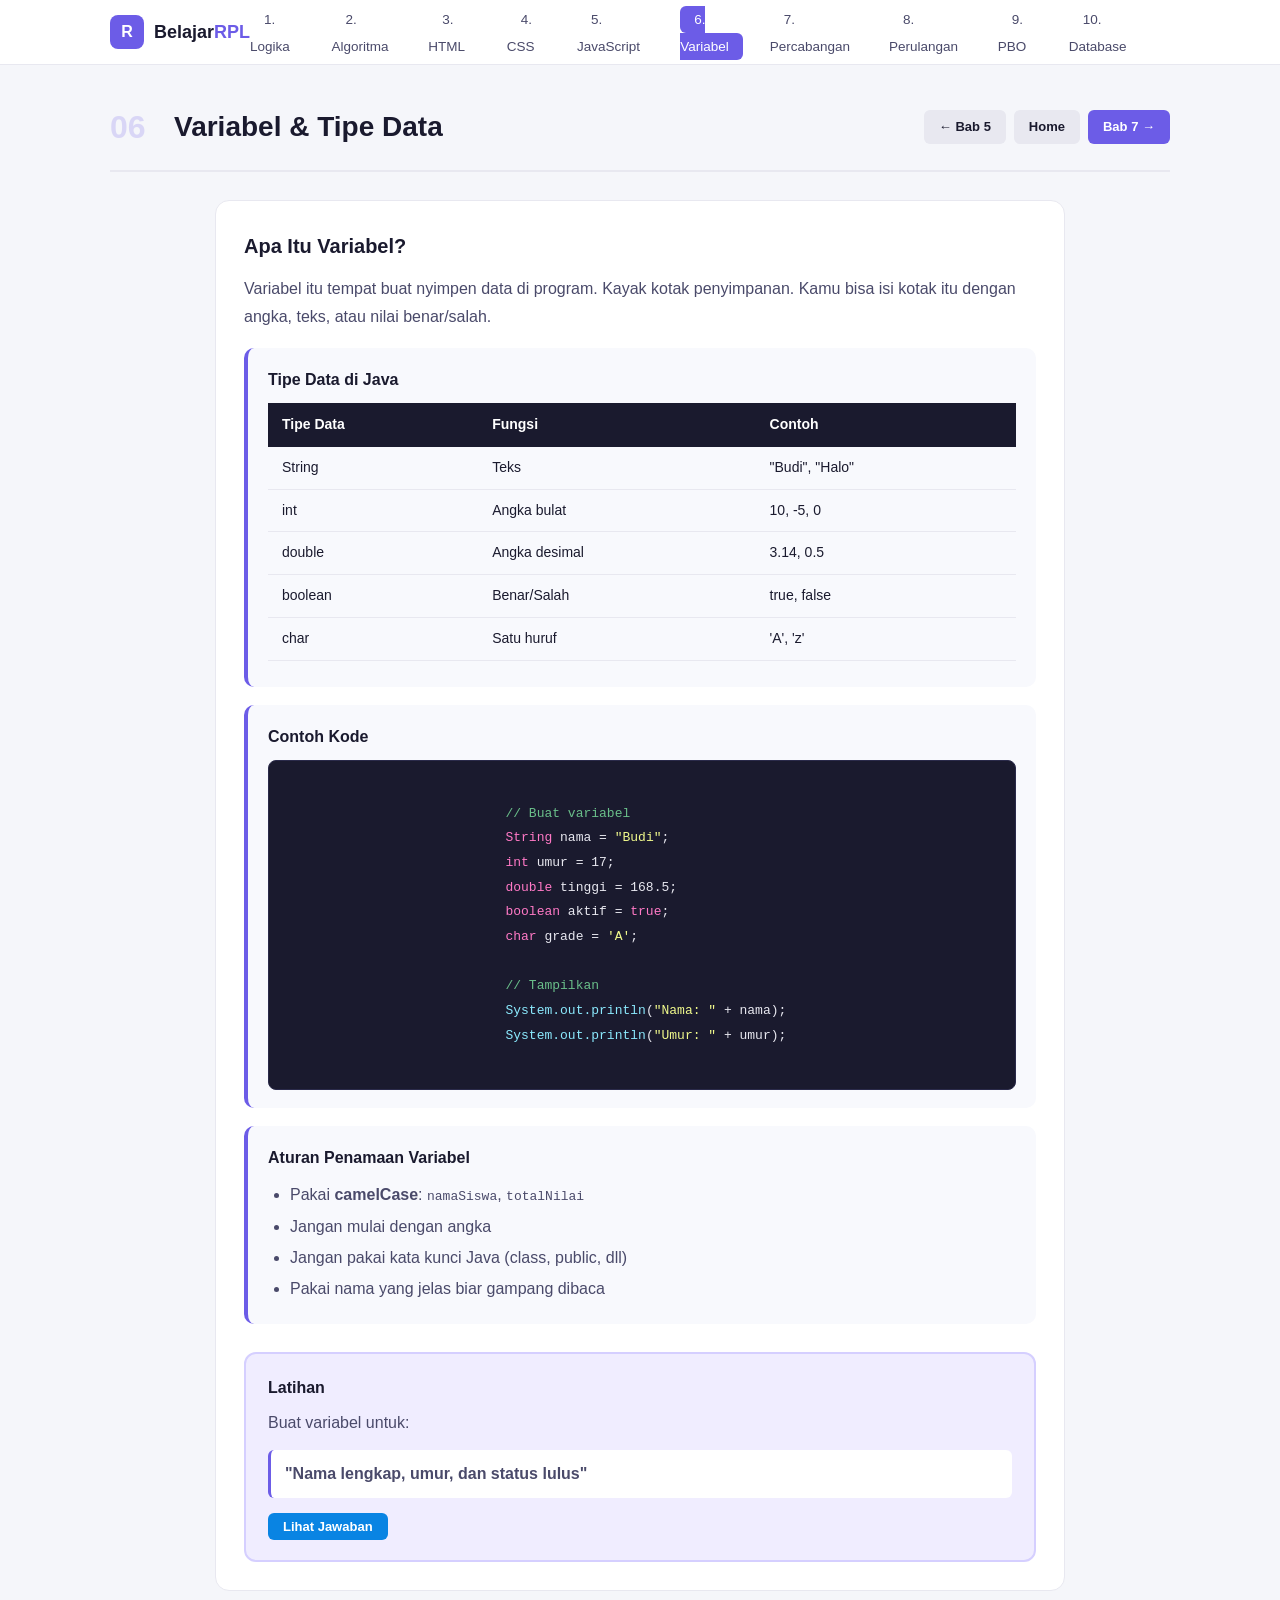
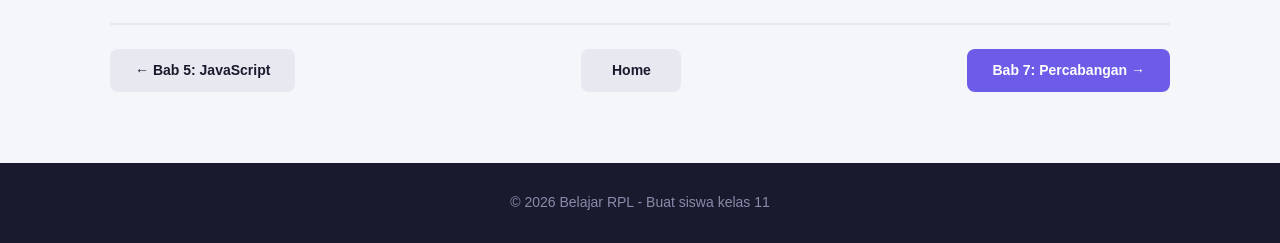
<file: bab6.html>
<!DOCTYPE html>
<html lang="id">
<head>
    <meta charset="UTF-8">
    <meta name="viewport" content="width=device-width, initial-scale=1.0">
    <title>Bab 6 - Variabel & Tipe Data</title>
    <link rel="stylesheet" href="style.css">
</head>
<body>

    <nav class="navbar">
        <div class="container">
            <a href="index.html" class="logo">
                <span class="logo-icon">R</span>
                <span class="logo-text">Belajar<span>RPL</span></span>
            </a>

            <button class="nav-toggle" id="navToggle">
                <span class="garis"></span>
                <span class="garis"></span>
                <span class="garis"></span>
            </button>

            <ul class="nav-menu" id="navMenu">
                <li><a href="bab1.html">1. Logika</a></li>
                <li><a href="bab2.html">2. Algoritma</a></li>
                <li><a href="bab3.html">3. HTML</a></li>
                <li><a href="bab4.html">4. CSS</a></li>
                <li><a href="bab5.html">5. JavaScript</a></li>
                <li><a href="bab6.html" class="active">6. Variabel</a></li>
                <li><a href="bab7.html">7. Percabangan</a></li>
                <li><a href="bab8.html">8. Perulangan</a></li>
                <li><a href="bab9.html">9. PBO</a></li>
                <li><a href="bab10.html">10. Database</a></li>
            </ul>
        </div>
    </nav>

    <section class="bab">
        <div class="container">
            <div class="bab-header">
                <span class="bab-number">06</span>
                <h2>Variabel & Tipe Data</h2>
                <div class="bab-nav">
                    <a href="bab5.html" class="btn btn-small">← Bab 5</a>
                    <a href="index.html" class="btn btn-small">Home</a>
                    <a href="bab7.html" class="btn btn-small btn-primary">Bab 7 →</a>
                </div>
            </div>

            <div class="bab-content">
                <div class="materi-box">
                    <h3>Apa Itu Variabel?</h3>
                    <p>
                        Variabel itu tempat buat nyimpen data di program. Kayak kotak penyimpanan. 
                        Kamu bisa isi kotak itu dengan angka, teks, atau nilai benar/salah.
                    </p>

                    <div class="contoh-box">
                        <h4>Tipe Data di Java</h4>
                        <table class="tag-table">
                            <tr>
                                <th>Tipe Data</th>
                                <th>Fungsi</th>
                                <th>Contoh</th>
                            </tr>
                            <tr>
                                <td>String</td>
                                <td>Teks</td>
                                <td>"Budi", "Halo"</td>
                            </tr>
                            <tr>
                                <td>int</td>
                                <td>Angka bulat</td>
                                <td>10, -5, 0</td>
                            </tr>
                            <tr>
                                <td>double</td>
                                <td>Angka desimal</td>
                                <td>3.14, 0.5</td>
                            </tr>
                            <tr>
                                <td>boolean</td>
                                <td>Benar/Salah</td>
                                <td>true, false</td>
                            </tr>
                            <tr>
                                <td>char</td>
                                <td>Satu huruf</td>
                                <td>'A', 'z'</td>
                            </tr>
                        </table>
                    </div>

                    <div class="contoh-box">
                        <h4>Contoh Kode</h4>
                        <div class="code-block">
                            <span class="comment">// Buat variabel</span>
                            <span class="keyword">String</span> nama = <span class="string">"Budi"</span>;
                            <span class="keyword">int</span> umur = 17;
                            <span class="keyword">double</span> tinggi = 168.5;
                            <span class="keyword">boolean</span> aktif = <span class="keyword">true</span>;
                            <span class="keyword">char</span> grade = <span class="string">'A'</span>;

                            <span class="comment">// Tampilkan</span>
                            <span class="output">System.out.println</span>(<span class="string">"Nama: "</span> + nama);
                            <span class="output">System.out.println</span>(<span class="string">"Umur: "</span> + umur);
                        </div>
                    </div>

                    <div class="contoh-box">
                        <h4>Aturan Penamaan Variabel</h4>
                        <ul>
                            <li>Pakai <strong>camelCase</strong>: <code>namaSiswa</code>, <code>totalNilai</code></li>
                            <li>Jangan mulai dengan angka</li>
                            <li>Jangan pakai kata kunci Java (class, public, dll)</li>
                            <li>Pakai nama yang jelas biar gampang dibaca</li>
                        </ul>
                    </div>

                    <div class="quiz-box">
                        <h4>Latihan</h4>
                        <p>Buat variabel untuk:</p>
                        <p class="quiz-soal">"Nama lengkap, umur, dan status lulus"</p>
                        <button class="btn btn-small btn-info" onclick="tampilkanJawaban('jawaban6')">Lihat Jawaban</button>
                        <div id="jawaban6" class="jawaban" style="display:none;">
                            <div class="code-block">
                                <span class="keyword">String</span> namaLengkap = <span class="string">"Budi Santoso"</span>;
                                <span class="keyword">int</span> umur = 17;
                                <span class="keyword">boolean</span> lulus = <span class="keyword">true</span>;
                            </div>
                        </div>
                    </div>
                </div>
            </div>

            <div class="bottom-nav">
                <a href="bab5.html" class="btn">← Bab 5: JavaScript</a>
                <a href="index.html" class="btn">Home</a>
                <a href="bab7.html" class="btn btn-primary">Bab 7: Percabangan →</a>
            </div>
        </div>
    </section>

    <footer class="footer">
        <div class="container">
            <p>© 2026 Belajar RPL - Buat siswa kelas 11</p>
        </div>
    </footer>

    <script src="script.js"></script>
</body>
</html>
</file>
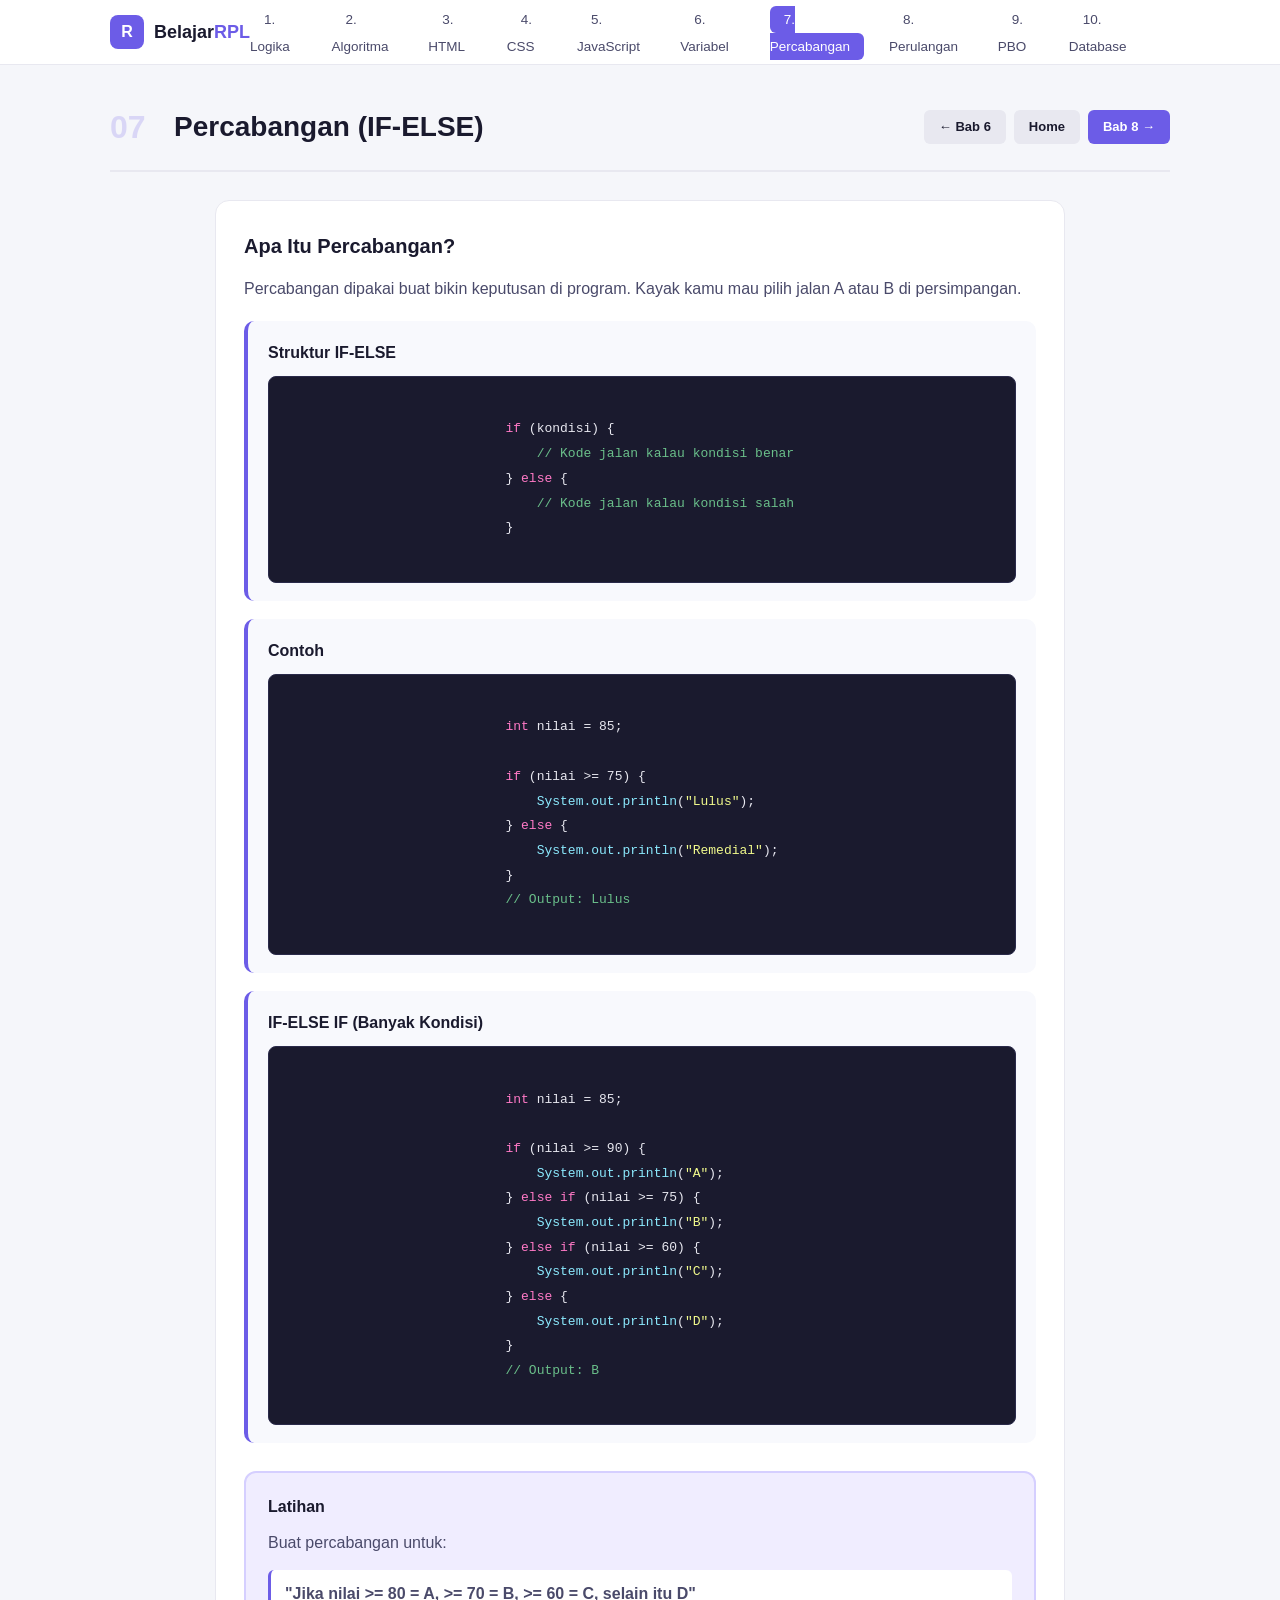
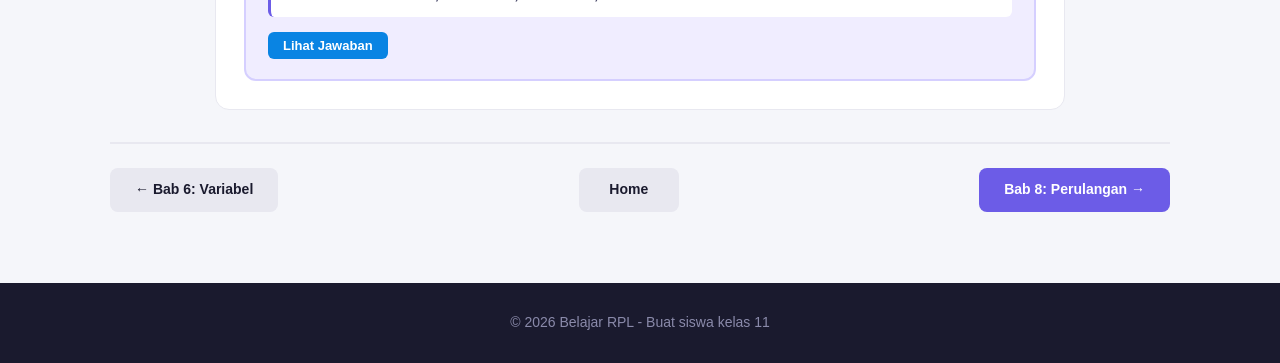
<file: bab7.html>
<!DOCTYPE html>
<html lang="id">
<head>
    <meta charset="UTF-8">
    <meta name="viewport" content="width=device-width, initial-scale=1.0">
    <title>Bab 7 - Percabangan</title>
    <link rel="stylesheet" href="style.css">
</head>
<body>

    <nav class="navbar">
        <div class="container">
            <a href="index.html" class="logo">
                <span class="logo-icon">R</span>
                <span class="logo-text">Belajar<span>RPL</span></span>
            </a>

            <button class="nav-toggle" id="navToggle">
                <span class="garis"></span>
                <span class="garis"></span>
                <span class="garis"></span>
            </button>

            <ul class="nav-menu" id="navMenu">
                <li><a href="bab1.html">1. Logika</a></li>
                <li><a href="bab2.html">2. Algoritma</a></li>
                <li><a href="bab3.html">3. HTML</a></li>
                <li><a href="bab4.html">4. CSS</a></li>
                <li><a href="bab5.html">5. JavaScript</a></li>
                <li><a href="bab6.html">6. Variabel</a></li>
                <li><a href="bab7.html" class="active">7. Percabangan</a></li>
                <li><a href="bab8.html">8. Perulangan</a></li>
                <li><a href="bab9.html">9. PBO</a></li>
                <li><a href="bab10.html">10. Database</a></li>
            </ul>
        </div>
    </nav>

    <section class="bab">
        <div class="container">
            <div class="bab-header">
                <span class="bab-number">07</span>
                <h2>Percabangan (IF-ELSE)</h2>
                <div class="bab-nav">
                    <a href="bab6.html" class="btn btn-small">← Bab 6</a>
                    <a href="index.html" class="btn btn-small">Home</a>
                    <a href="bab8.html" class="btn btn-small btn-primary">Bab 8 →</a>
                </div>
            </div>

            <div class="bab-content">
                <div class="materi-box">
                    <h3>Apa Itu Percabangan?</h3>
                    <p>
                        Percabangan dipakai buat bikin keputusan di program. 
                        Kayak kamu mau pilih jalan A atau B di persimpangan.
                    </p>

                    <div class="contoh-box">
                        <h4>Struktur IF-ELSE</h4>
                        <div class="code-block">
                            <span class="keyword">if</span> (kondisi) {
                                <span class="comment">// Kode jalan kalau kondisi benar</span>
                            } <span class="keyword">else</span> {
                                <span class="comment">// Kode jalan kalau kondisi salah</span>
                            }
                        </div>
                    </div>

                    <div class="contoh-box">
                        <h4>Contoh</h4>
                        <div class="code-block">
                            <span class="keyword">int</span> nilai = 85;

                            <span class="keyword">if</span> (nilai >= 75) {
                                <span class="output">System.out.println</span>(<span class="string">"Lulus"</span>);
                            } <span class="keyword">else</span> {
                                <span class="output">System.out.println</span>(<span class="string">"Remedial"</span>);
                            }
                            <span class="comment">// Output: Lulus</span>
                        </div>
                    </div>

                    <div class="contoh-box">
                        <h4>IF-ELSE IF (Banyak Kondisi)</h4>
                        <div class="code-block">
                            <span class="keyword">int</span> nilai = 85;

                            <span class="keyword">if</span> (nilai >= 90) {
                                <span class="output">System.out.println</span>(<span class="string">"A"</span>);
                            } <span class="keyword">else if</span> (nilai >= 75) {
                                <span class="output">System.out.println</span>(<span class="string">"B"</span>);
                            } <span class="keyword">else if</span> (nilai >= 60) {
                                <span class="output">System.out.println</span>(<span class="string">"C"</span>);
                            } <span class="keyword">else</span> {
                                <span class="output">System.out.println</span>(<span class="string">"D"</span>);
                            }
                            <span class="comment">// Output: B</span>
                        </div>
                    </div>

                    <div class="quiz-box">
                        <h4>Latihan</h4>
                        <p>Buat percabangan untuk:</p>
                        <p class="quiz-soal">"Jika nilai >= 80 = A, >= 70 = B, >= 60 = C, selain itu D"</p>
                        <button class="btn btn-small btn-info" onclick="tampilkanJawaban('jawaban7')">Lihat Jawaban</button>
                        <div id="jawaban7" class="jawaban" style="display:none;">
                            <div class="code-block">
                                <span class="keyword">int</span> nilai = 75;

                                <span class="keyword">if</span> (nilai >= 80) {
                                    <span class="output">System.out.println</span>(<span class="string">"A"</span>);
                                } <span class="keyword">else if</span> (nilai >= 70) {
                                    <span class="output">System.out.println</span>(<span class="string">"B"</span>);
                                } <span class="keyword">else if</span> (nilai >= 60) {
                                    <span class="output">System.out.println</span>(<span class="string">"C"</span>);
                                } <span class="keyword">else</span> {
                                    <span class="output">System.out.println</span>(<span class="string">"D"</span>);
                                }
                            </div>
                        </div>
                    </div>
                </div>
            </div>

            <div class="bottom-nav">
                <a href="bab6.html" class="btn">← Bab 6: Variabel</a>
                <a href="index.html" class="btn">Home</a>
                <a href="bab8.html" class="btn btn-primary">Bab 8: Perulangan →</a>
            </div>
        </div>
    </section>

    <footer class="footer">
        <div class="container">
            <p>© 2026 Belajar RPL - Buat siswa kelas 11</p>
        </div>
    </footer>

    <script src="script.js"></script>
</body>
</html>
</file>
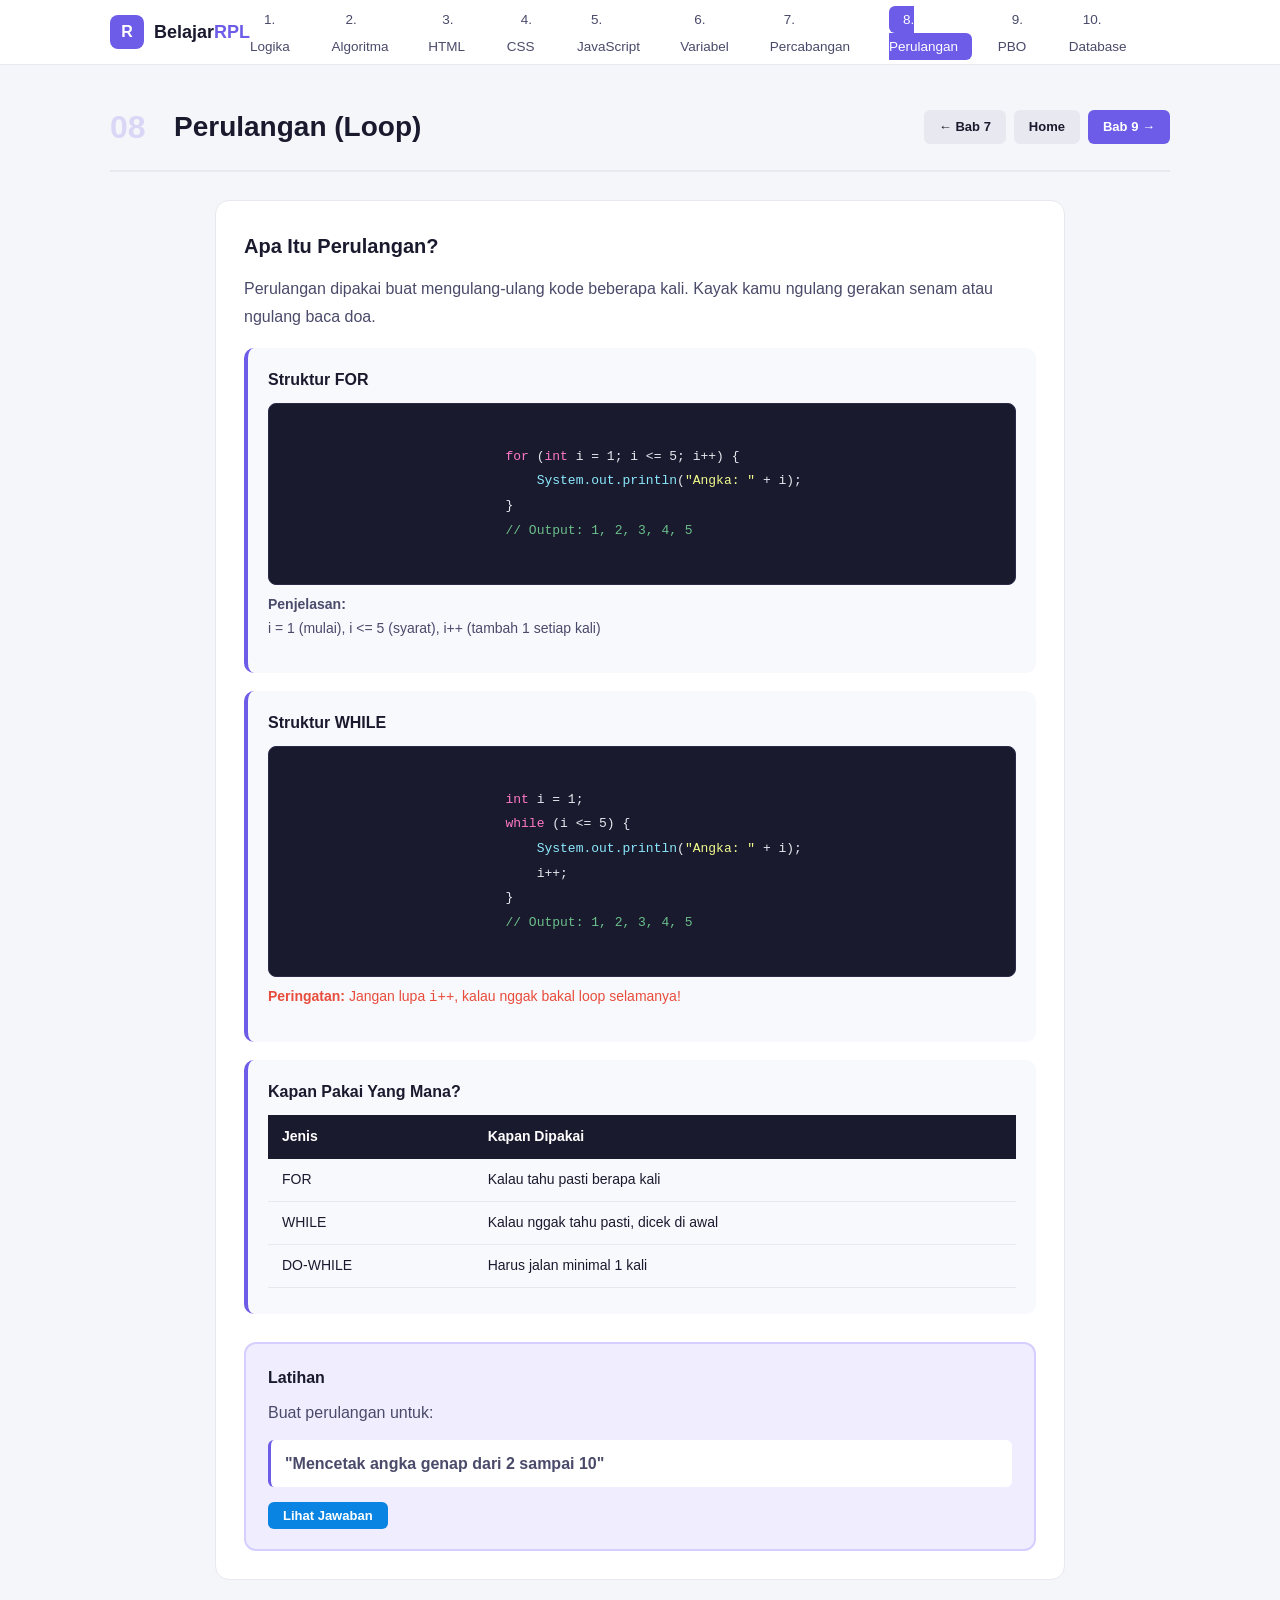
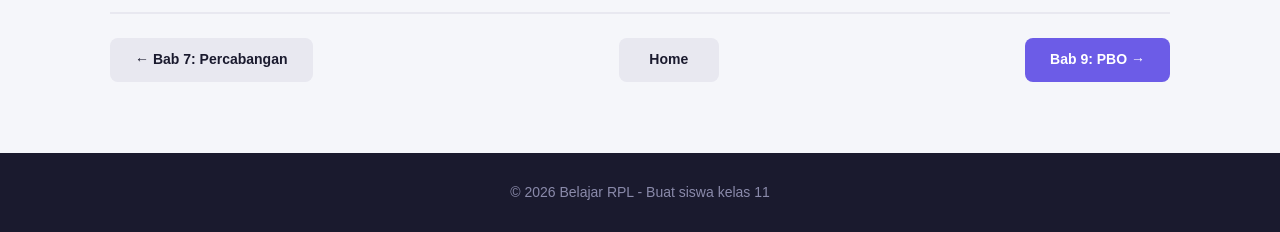
<file: bab8.html>
<!DOCTYPE html>
<html lang="id">
<head>
    <meta charset="UTF-8">
    <meta name="viewport" content="width=device-width, initial-scale=1.0">
    <title>Bab 8 - Perulangan</title>
    <link rel="stylesheet" href="style.css">
</head>
<body>

    <nav class="navbar">
        <div class="container">
            <a href="index.html" class="logo">
                <span class="logo-icon">R</span>
                <span class="logo-text">Belajar<span>RPL</span></span>
            </a>

            <button class="nav-toggle" id="navToggle">
                <span class="garis"></span>
                <span class="garis"></span>
                <span class="garis"></span>
            </button>

            <ul class="nav-menu" id="navMenu">
                <li><a href="bab1.html">1. Logika</a></li>
                <li><a href="bab2.html">2. Algoritma</a></li>
                <li><a href="bab3.html">3. HTML</a></li>
                <li><a href="bab4.html">4. CSS</a></li>
                <li><a href="bab5.html">5. JavaScript</a></li>
                <li><a href="bab6.html">6. Variabel</a></li>
                <li><a href="bab7.html">7. Percabangan</a></li>
                <li><a href="bab8.html" class="active">8. Perulangan</a></li>
                <li><a href="bab9.html">9. PBO</a></li>
                <li><a href="bab10.html">10. Database</a></li>
            </ul>
        </div>
    </nav>

    <section class="bab">
        <div class="container">
            <div class="bab-header">
                <span class="bab-number">08</span>
                <h2>Perulangan (Loop)</h2>
                <div class="bab-nav">
                    <a href="bab7.html" class="btn btn-small">← Bab 7</a>
                    <a href="index.html" class="btn btn-small">Home</a>
                    <a href="bab9.html" class="btn btn-small btn-primary">Bab 9 →</a>
                </div>
            </div>

            <div class="bab-content">
                <div class="materi-box">
                    <h3>Apa Itu Perulangan?</h3>
                    <p>
                        Perulangan dipakai buat mengulang-ulang kode beberapa kali. 
                        Kayak kamu ngulang gerakan senam atau ngulang baca doa.
                    </p>

                    <div class="contoh-box">
                        <h4>Struktur FOR</h4>
                        <div class="code-block">
                            <span class="keyword">for</span> (<span class="keyword">int</span> i = 1; i <= 5; i++) {
                                <span class="output">System.out.println</span>(<span class="string">"Angka: "</span> + i);
                            }
                            <span class="comment">// Output: 1, 2, 3, 4, 5</span>
                        </div>
                        <p style="margin-top:8px; font-size:14px;">
                            <strong>Penjelasan:</strong> <br>
                            i = 1 (mulai), i <= 5 (syarat), i++ (tambah 1 setiap kali)
                        </p>
                    </div>

                    <div class="contoh-box">
                        <h4>Struktur WHILE</h4>
                        <div class="code-block">
                            <span class="keyword">int</span> i = 1;
                            <span class="keyword">while</span> (i <= 5) {
                                <span class="output">System.out.println</span>(<span class="string">"Angka: "</span> + i);
                                i++;
                            }
                            <span class="comment">// Output: 1, 2, 3, 4, 5</span>
                        </div>
                        <p style="margin-top:8px; font-size:14px; color:#e74c3c;">
                            <strong>Peringatan:</strong> Jangan lupa <code>i++</code>, 
                            kalau nggak bakal loop selamanya!
                        </p>
                    </div>

                    <div class="contoh-box">
                        <h4>Kapan Pakai Yang Mana?</h4>
                        <table class="tag-table">
                            <tr>
                                <th>Jenis</th>
                                <th>Kapan Dipakai</th>
                            </tr>
                            <tr>
                                <td>FOR</td>
                                <td>Kalau tahu pasti berapa kali</td>
                            </tr>
                            <tr>
                                <td>WHILE</td>
                                <td>Kalau nggak tahu pasti, dicek di awal</td>
                            </tr>
                            <tr>
                                <td>DO-WHILE</td>
                                <td>Harus jalan minimal 1 kali</td>
                            </tr>
                        </table>
                    </div>

                    <div class="quiz-box">
                        <h4>Latihan</h4>
                        <p>Buat perulangan untuk:</p>
                        <p class="quiz-soal">"Mencetak angka genap dari 2 sampai 10"</p>
                        <button class="btn btn-small btn-info" onclick="tampilkanJawaban('jawaban8')">Lihat Jawaban</button>
                        <div id="jawaban8" class="jawaban" style="display:none;">
                            <div class="code-block">
                                <span class="keyword">for</span> (<span class="keyword">int</span> i = 2; i <= 10; i += 2) {
                                    <span class="output">System.out.println</span>(i);
                                }
                                <span class="comment">// Output: 2, 4, 6, 8, 10</span>
                            </div>
                        </div>
                    </div>
                </div>
            </div>

            <div class="bottom-nav">
                <a href="bab7.html" class="btn">← Bab 7: Percabangan</a>
                <a href="index.html" class="btn">Home</a>
                <a href="bab9.html" class="btn btn-primary">Bab 9: PBO →</a>
            </div>
        </div>
    </section>

    <footer class="footer">
        <div class="container">
            <p>© 2026 Belajar RPL - Buat siswa kelas 11</p>
        </div>
    </footer>

    <script src="script.js"></script>
</body>
</html>
</file>
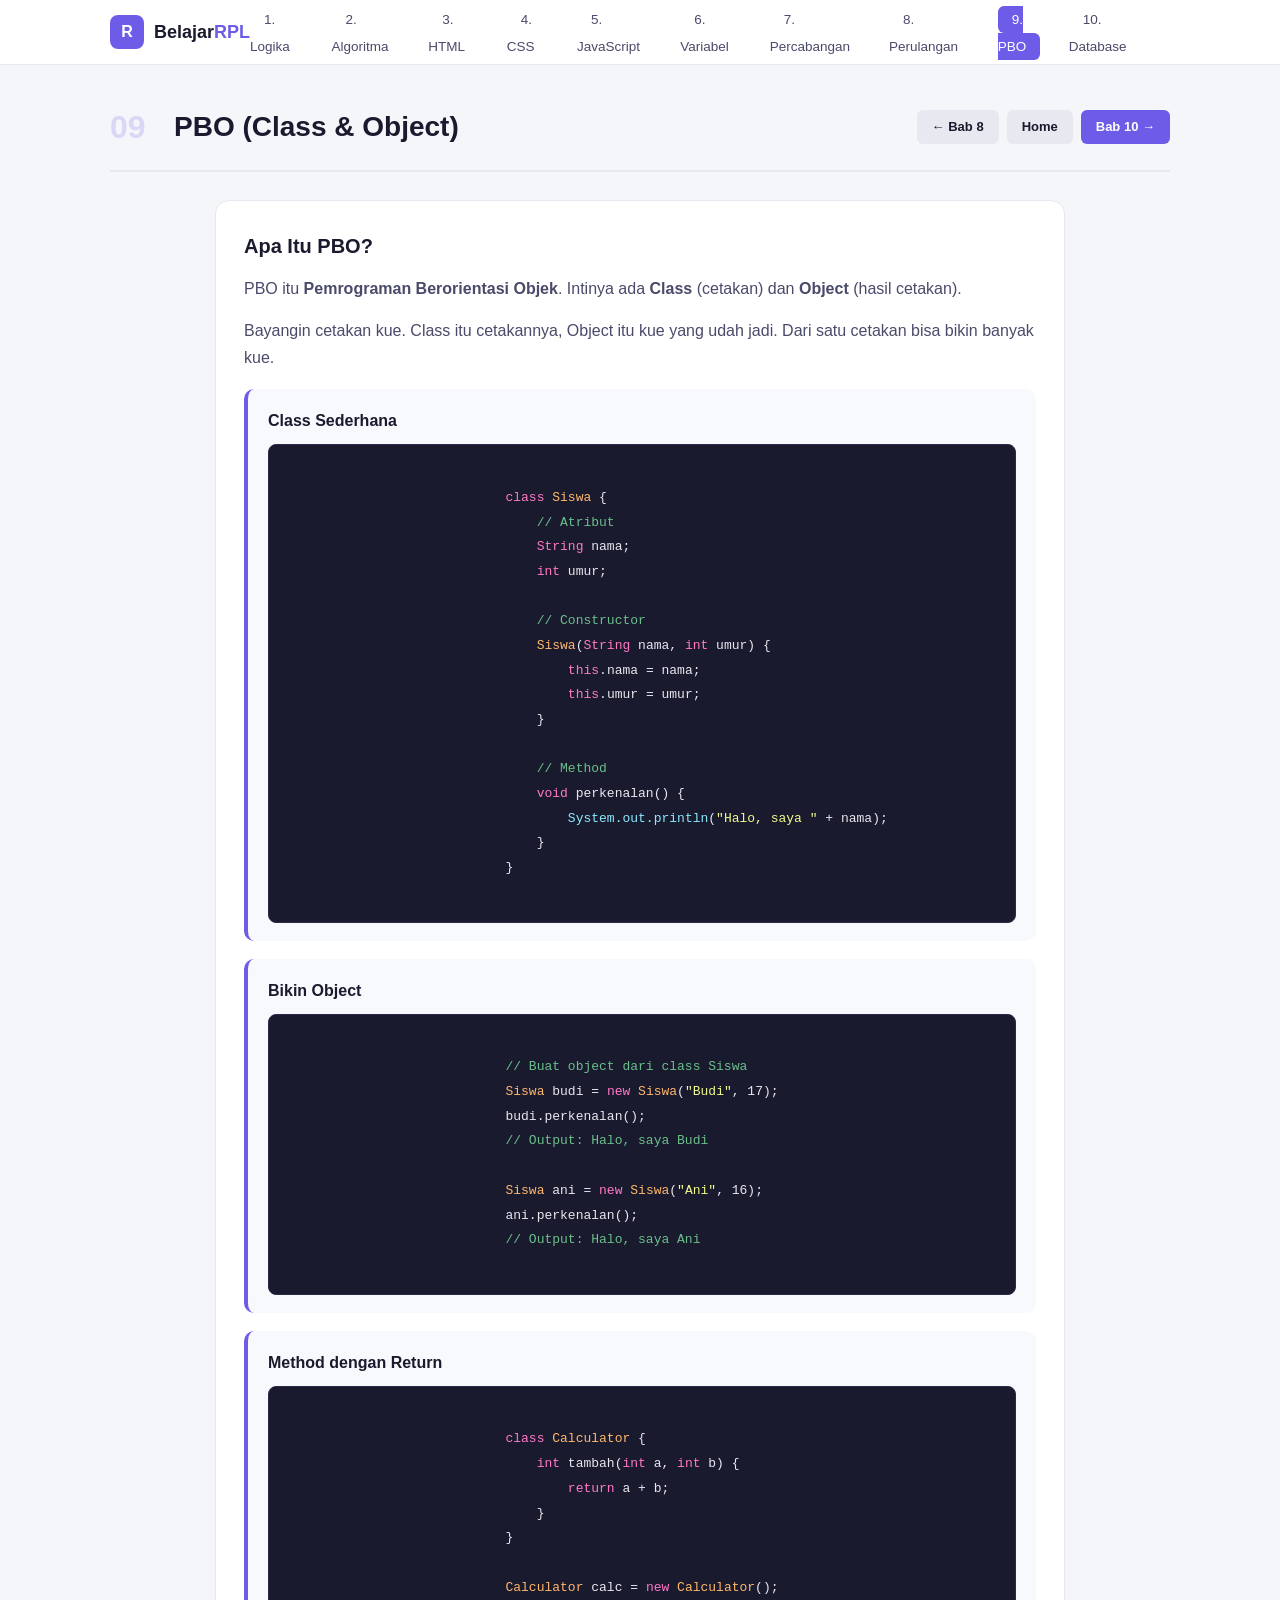
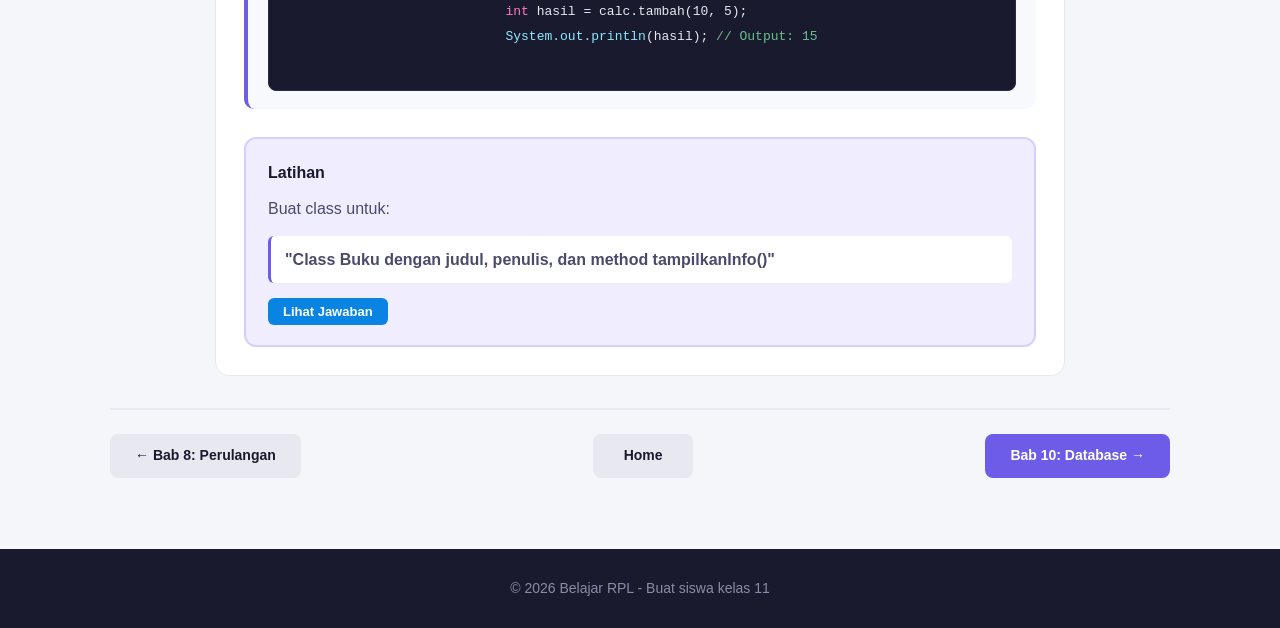
<file: bab9.html>
<!DOCTYPE html>
<html lang="id">
<head>
    <meta charset="UTF-8">
    <meta name="viewport" content="width=device-width, initial-scale=1.0">
    <title>Bab 9 - PBO</title>
    <link rel="stylesheet" href="style.css">
</head>
<body>

    <nav class="navbar">
        <div class="container">
            <a href="index.html" class="logo">
                <span class="logo-icon">R</span>
                <span class="logo-text">Belajar<span>RPL</span></span>
            </a>

            <button class="nav-toggle" id="navToggle">
                <span class="garis"></span>
                <span class="garis"></span>
                <span class="garis"></span>
            </button>

            <ul class="nav-menu" id="navMenu">
                <li><a href="bab1.html">1. Logika</a></li>
                <li><a href="bab2.html">2. Algoritma</a></li>
                <li><a href="bab3.html">3. HTML</a></li>
                <li><a href="bab4.html">4. CSS</a></li>
                <li><a href="bab5.html">5. JavaScript</a></li>
                <li><a href="bab6.html">6. Variabel</a></li>
                <li><a href="bab7.html">7. Percabangan</a></li>
                <li><a href="bab8.html">8. Perulangan</a></li>
                <li><a href="bab9.html" class="active">9. PBO</a></li>
                <li><a href="bab10.html">10. Database</a></li>
            </ul>
        </div>
    </nav>

    <section class="bab">
        <div class="container">
            <div class="bab-header">
                <span class="bab-number">09</span>
                <h2>PBO (Class & Object)</h2>
                <div class="bab-nav">
                    <a href="bab8.html" class="btn btn-small">← Bab 8</a>
                    <a href="index.html" class="btn btn-small">Home</a>
                    <a href="bab10.html" class="btn btn-small btn-primary">Bab 10 →</a>
                </div>
            </div>

            <div class="bab-content">
                <div class="materi-box">
                    <h3>Apa Itu PBO?</h3>
                    <p>
                        PBO itu <strong>Pemrograman Berorientasi Objek</strong>. 
                        Intinya ada <strong>Class</strong> (cetakan) dan <strong>Object</strong> (hasil cetakan).
                    </p>
                    <p>
                        Bayangin cetakan kue. Class itu cetakannya, Object itu kue yang udah jadi.
                        Dari satu cetakan bisa bikin banyak kue.
                    </p>

                    <div class="contoh-box">
                        <h4>Class Sederhana</h4>
                        <div class="code-block">
                            <span class="keyword">class</span> <span class="class-name">Siswa</span> {
                                <span class="comment">// Atribut</span>
                                <span class="keyword">String</span> nama;
                                <span class="keyword">int</span> umur;

                                <span class="comment">// Constructor</span>
                                <span class="class-name">Siswa</span>(<span class="keyword">String</span> nama, <span class="keyword">int</span> umur) {
                                    <span class="keyword">this</span>.nama = nama;
                                    <span class="keyword">this</span>.umur = umur;
                                }

                                <span class="comment">// Method</span>
                                <span class="keyword">void</span> perkenalan() {
                                    <span class="output">System.out.println</span>(<span class="string">"Halo, saya "</span> + nama);
                                }
                            }
                        </div>
                    </div>

                    <div class="contoh-box">
                        <h4>Bikin Object</h4>
                        <div class="code-block">
                            <span class="comment">// Buat object dari class Siswa</span>
                            <span class="class-name">Siswa</span> budi = <span class="keyword">new</span> <span class="class-name">Siswa</span>(<span class="string">"Budi"</span>, 17);
                            budi.perkenalan();
                            <span class="comment">// Output: Halo, saya Budi</span>

                            <span class="class-name">Siswa</span> ani = <span class="keyword">new</span> <span class="class-name">Siswa</span>(<span class="string">"Ani"</span>, 16);
                            ani.perkenalan();
                            <span class="comment">// Output: Halo, saya Ani</span>
                        </div>
                    </div>

                    <div class="contoh-box">
                        <h4>Method dengan Return</h4>
                        <div class="code-block">
                            <span class="keyword">class</span> <span class="class-name">Calculator</span> {
                                <span class="keyword">int</span> tambah(<span class="keyword">int</span> a, <span class="keyword">int</span> b) {
                                    <span class="keyword">return</span> a + b;
                                }
                            }

                            <span class="class-name">Calculator</span> calc = <span class="keyword">new</span> <span class="class-name">Calculator</span>();
                            <span class="keyword">int</span> hasil = calc.tambah(10, 5);
                            <span class="output">System.out.println</span>(hasil); <span class="comment">// Output: 15</span>
                        </div>
                    </div>

                    <div class="quiz-box">
                        <h4>Latihan</h4>
                        <p>Buat class untuk:</p>
                        <p class="quiz-soal">"Class Buku dengan judul, penulis, dan method tampilkanInfo()"</p>
                        <button class="btn btn-small btn-info" onclick="tampilkanJawaban('jawaban9')">Lihat Jawaban</button>
                        <div id="jawaban9" class="jawaban" style="display:none;">
                            <div class="code-block">
                                <span class="keyword">class</span> <span class="class-name">Buku</span> {
                                    <span class="keyword">String</span> judul;
                                    <span class="keyword">String</span> penulis;

                                    <span class="class-name">Buku</span>(<span class="keyword">String</span> judul, <span class="keyword">String</span> penulis) {
                                        <span class="keyword">this</span>.judul = judul;
                                        <span class="keyword">this</span>.penulis = penulis;
                                    }

                                    <span class="keyword">void</span> tampilkanInfo() {
                                        <span class="output">System.out.println</span>(<span class="string">"Judul: "</span> + judul);
                                        <span class="output">System.out.println</span>(<span class="string">"Penulis: "</span> + penulis);
                                    }
                                }
                            </div>
                        </div>
                    </div>
                </div>
            </div>

            <div class="bottom-nav">
                <a href="bab8.html" class="btn">← Bab 8: Perulangan</a>
                <a href="index.html" class="btn">Home</a>
                <a href="bab10.html" class="btn btn-primary">Bab 10: Database →</a>
            </div>
        </div>
    </section>

    <footer class="footer">
        <div class="container">
            <p>© 2026 Belajar RPL - Buat siswa kelas 11</p>
        </div>
    </footer>

    <script src="script.js"></script>
</body>
</html>
</file>
<file: style.css>
/* RESET */
* {
    margin: 0;
    padding: 0;
    box-sizing: border-box;
}

html {
    scroll-behavior: smooth;
}

body {
    font-family: -apple-system, BlinkMacSystemFont, 'Segoe UI', Roboto, Arial, sans-serif;
    line-height: 1.7;
    color: #1a1a2e;
    background: #f5f6fa;
}

.container {
    max-width: 1100px;
    margin: 0 auto;
    padding: 0 20px;
}

/* NAVBAR */
.navbar {
    background: #ffffff;
    padding: 0;
    position: sticky;
    top: 0;
    z-index: 999;
    border-bottom: 1px solid #e8e8f0;
}

.navbar .container {
    display: flex;
    justify-content: space-between;
    align-items: center;
    height: 64px;
}

.logo {
    display: flex;
    align-items: center;
    gap: 10px;
    text-decoration: none;
    font-size: 18px;
    font-weight: 800;
    color: #1a1a2e;
}

.logo-icon {
    width: 34px;
    height: 34px;
    background: #6c5ce7;
    border-radius: 8px;
    display: flex;
    align-items: center;
    justify-content: center;
    color: white;
    font-weight: 900;
    font-size: 16px;
}

.logo-text span {
    color: #6c5ce7;
}

.nav-toggle {
    display: none;
    background: none;
    border: none;
    cursor: pointer;
    padding: 8px;
    width: 44px;
    height: 44px;
    position: relative;
}

.nav-toggle .garis {
    display: block;
    width: 26px;
    height: 2.5px;
    background: #1a1a2e;
    border-radius: 4px;
    position: absolute;
    left: 50%;
    transform: translateX(-50%);
    transition: all 0.3s ease;
}

.nav-toggle .garis:nth-child(1) { top: 14px; }
.nav-toggle .garis:nth-child(2) { top: 21px; }
.nav-toggle .garis:nth-child(3) { top: 28px; }

.nav-toggle.active .garis:nth-child(1) {
    transform: translateX(-50%) rotate(45deg);
    top: 21px;
}
.nav-toggle.active .garis:nth-child(2) {
    opacity: 0;
    transform: scaleX(0);
}
.nav-toggle.active .garis:nth-child(3) {
    transform: translateX(-50%) rotate(-45deg);
    top: 21px;
}

.nav-menu {
    display: flex;
    list-style: none;
    gap: 4px;
    align-items: center;
}

.nav-menu a {
    color: #4a4a6a;
    text-decoration: none;
    padding: 6px 14px;
    border-radius: 6px;
    font-size: 13.5px;
    font-weight: 500;
    transition: background 0.2s;
}

.nav-menu a:hover {
    background: #f0f0f5;
}

.nav-menu a.active {
    background: #6c5ce7;
    color: white;
}

.nav-menu a.active:hover {
    background: #5a4bd1;
}

/* BUTTON */
.btn {
    display: inline-block;
    padding: 9px 24px;
    border: none;
    border-radius: 8px;
    font-size: 14px;
    font-weight: 600;
    text-decoration: none;
    cursor: pointer;
    transition: background 0.2s, transform 0.15s;
    background: #e8e8f0;
    color: #1a1a2e;
    border: 1px solid transparent;
    text-align: center;
}

.btn:hover {
    transform: translateY(-1px);
}

.btn-primary {
    background: #6c5ce7;
    color: white;
}
.btn-primary:hover {
    background: #5a4bd1;
}

.btn-outline {
    background: transparent;
    color: white;
    border: 1.5px solid rgba(255,255,255,0.4);
}
.btn-outline:hover {
    background: rgba(255,255,255,0.1);
}

.btn-success {
    background: #00b894;
    color: white;
}
.btn-success:hover {
    background: #00a381;
}

.btn-info {
    background: #0984e3;
    color: white;
}
.btn-info:hover {
    background: #0773c9;
}

.btn-warning {
    background: #fdcb6e;
    color: #1a1a2e;
}
.btn-warning:hover {
    background: #fdcb6e;
    opacity: 0.85;
}

.btn-small {
    padding: 5px 14px;
    font-size: 13px;
    border-radius: 6px;
}

/* HERO */
.hero {
    background: #1a1a2e;
    color: white;
    padding: 70px 0 60px;
    text-align: center;
}

.hero h1 {
    font-size: 40px;
    margin-bottom: 12px;
}

.hero h1 span {
    color: #a29bfe;
}

.hero p {
    font-size: 18px;
    max-width: 500px;
    margin: 0 auto 28px;
    opacity: 0.8;
}

.hero-buttons {
    display: flex;
    gap: 12px;
    justify-content: center;
    flex-wrap: wrap;
}

/* SECTION TITLE */
.section-title {
    font-size: 28px;
    text-align: center;
    margin-bottom: 36px;
    color: #1a1a2e;
    font-weight: 800;
}

.section-title::after {
    content: '';
    display: block;
    width: 40px;
    height: 4px;
    background: #6c5ce7;
    margin: 8px auto 0;
    border-radius: 4px;
}

/* DAFTAR BAB */
.daftar-bab {
    padding: 50px 0;
    background: white;
}

.bab-list {
    display: grid;
    gap: 10px;
    max-width: 700px;
    margin: 0 auto;
}

.bab-item {
    display: flex;
    align-items: center;
    padding: 14px 18px;
    background: #f8f9fd;
    border-radius: 10px;
    text-decoration: none;
    color: #1a1a2e;
    border: 1px solid #e8e8f0;
    transition: all 0.2s;
    gap: 14px;
}

.bab-item:hover {
    background: white;
    border-color: #6c5ce7;
    transform: translateX(4px);
}

.bab-nomor {
    font-size: 17px;
    font-weight: 700;
    color: #6c5ce7;
    min-width: 36px;
}

.bab-nama {
    font-weight: 600;
    font-size: 15px;
    flex: 1;
}

.bab-desk {
    color: #7a7a9a;
    font-size: 13px;
    display: none;
}

.bab-arrow {
    color: #6c5ce7;
    font-size: 16px;
    opacity: 0.4;
}

.bab-item:hover .bab-arrow {
    opacity: 1;
}

/* STATISTIK */
.stats-section {
    padding: 40px 0;
    background: #f8f9fd;
}

.stats-grid {
    display: grid;
    grid-template-columns: repeat(4, 1fr);
    gap: 20px;
    max-width: 750px;
    margin: 0 auto;
}

.stat-card {
    background: white;
    border-radius: 12px;
    padding: 22px 16px;
    text-align: center;
    border: 1px solid #e8e8f0;
}

.stat-number {
    display: block;
    font-size: 28px;
    font-weight: 800;
    color: #6c5ce7;
}

.stat-label {
    display: block;
    font-size: 14px;
    color: #7a7a9a;
    margin-top: 2px;
}

/* TENTANG */
.tentang {
    padding: 50px 0;
    background: white;
}

.tentang-content {
    max-width: 750px;
    margin: 0 auto;
    text-align: center;
}

.tentang-content > p {
    font-size: 16px;
    color: #4a4a6a;
    margin-bottom: 32px;
    line-height: 1.8;
}

.tentang-features {
    display: grid;
    grid-template-columns: repeat(3, 1fr);
    gap: 20px;
}

.feature {
    background: #f8f9fd;
    border-radius: 12px;
    padding: 24px 16px;
    border: 1px solid #e8e8f0;
}

.feature-icon {
    display: inline-flex;
    align-items: center;
    justify-content: center;
    width: 40px;
    height: 40px;
    background: #6c5ce7;
    color: white;
    border-radius: 10px;
    font-size: 16px;
    font-weight: 700;
    margin-bottom: 10px;
}

.feature h4 {
    font-size: 15px;
    color: #1a1a2e;
    margin-bottom: 4px;
}

.feature p {
    font-size: 13px;
    color: #7a7a9a;
    margin: 0;
}

/* BAB */
.bab {
    padding: 35px 0;
}

.bab-header {
    display: flex;
    align-items: center;
    gap: 16px;
    flex-wrap: wrap;
    margin-bottom: 28px;
    padding-bottom: 16px;
    border-bottom: 2px solid #e8e8f0;
}

.bab-number {
    font-size: 32px;
    font-weight: 800;
    color: #6c5ce7;
    opacity: 0.2;
    min-width: 48px;
}

.bab-header h2 {
    font-size: 28px;
    flex: 1;
    color: #1a1a2e;
    font-weight: 800;
}

.bab-nav {
    display: flex;
    gap: 8px;
    margin-left: auto;
    flex-wrap: wrap;
}

.bab-content {
    max-width: 850px;
    margin: 0 auto;
}

/* MATERI BOX */
.materi-box {
    background: white;
    border-radius: 14px;
    padding: 28px;
    border: 1px solid #e8e8f0;
    margin-bottom: 28px;
}

.materi-box h3 {
    font-size: 20px;
    color: #1a1a2e;
    margin-bottom: 12px;
}

.materi-box p {
    margin-bottom: 14px;
    color: #4a4a6a;
}

/* CONTOH BOX */
.contoh-box {
    background: #f8f9fd;
    border-radius: 10px;
    padding: 18px 20px;
    margin: 18px 0;
    border-left: 4px solid #6c5ce7;
}

.contoh-box h4 {
    color: #1a1a2e;
    margin-bottom: 10px;
    font-size: 16px;
}

.contoh-box ul, .contoh-box ol {
    padding-left: 22px;
    color: #4a4a6a;
}

.contoh-box li {
    margin-bottom: 4px;
}

/* CODE BLOCK */
.code-block {
    background: #1a1a2e;
    color: #e8e8f0;
    padding: 16px 18px;
    border-radius: 8px;
    font-family: 'JetBrains Mono', 'Fira Code', 'Consolas', monospace;
    font-size: 13px;
    line-height: 1.9;
    overflow-x: auto;
    white-space: pre-wrap;
    word-break: break-word;
    border: 1px solid #2a2a4a;
}

.code-block .comment { color: #6abf8a; }
.code-block .keyword { color: #ff79c6; }
.code-block .string { color: #f1fa8c; }
.code-block .output { color: #8be9fd; }
.code-block .tag { color: #ff79c6; }
.code-block .attr { color: #f1fa8c; }
.code-block .selector { color: #bd93f9; }
.code-block .property { color: #ff79c6; }
.code-block .value { color: #f1fa8c; }
.code-block .class-name { color: #ffb86c; }
.code-block .number { color: #ffb86c; }

/* TABLE */
.tag-table {
    width: 100%;
    border-collapse: collapse;
    font-size: 14px;
    margin: 8px 0;
}

.tag-table th {
    background: #1a1a2e;
    color: white;
    padding: 10px 14px;
    text-align: left;
    font-weight: 600;
}

.tag-table td {
    padding: 9px 14px;
    border-bottom: 1px solid #e8e8f0;
}

.tag-table tr:nth-child(even) {
    background: #f8f9fd;
}

.tag-table tr:hover {
    background: #f0f0f8;
}

.tag-table code {
    background: #e8e8f0;
    padding: 2px 7px;
    border-radius: 4px;
    font-size: 13px;
}

/* QUIZ */
.quiz-box {
    background: #f0edff;
    border-radius: 12px;
    padding: 20px 22px;
    margin-top: 28px;
    border: 2px solid #d5cfff;
}

.quiz-box h4 {
    color: #1a1a2e;
    font-size: 16px;
    margin-bottom: 8px;
}

.quiz-soal {
    font-weight: 600;
    color: #4a2d8a;
    padding: 10px 14px;
    background: white;
    border-radius: 6px;
    margin: 8px 0 14px;
    border-left: 3px solid #6c5ce7;
}

.jawaban {
    margin-top: 14px;
    padding: 14px;
    background: white;
    border-radius: 8px;
    border: 2px solid #00b894;
    animation: muncul 0.25s ease;
}

@keyframes muncul {
    from { opacity: 0; transform: translateY(-6px); }
    to { opacity: 1; transform: translateY(0); }
}

/* BOTTOM NAV */
.bottom-nav {
    display: flex;
    justify-content: space-between;
    gap: 12px;
    margin-top: 32px;
    padding-top: 24px;
    border-top: 2px solid #e8e8f0;
    flex-wrap: wrap;
}

.bottom-nav .btn {
    min-width: 100px;
}

/* FOOTER */
.footer {
    background: #1a1a2e;
    color: #8a8aaa;
    padding: 28px 0;
    text-align: center;
    margin-top: 36px;
}

.footer p {
    font-size: 14px;
}

/* RESPONSIVE */
@media (max-width: 768px) {
    .nav-toggle {
        display: block;
    }

    .nav-menu {
        display: none;
        flex-direction: column;
        width: 100%;
        padding: 12px 0 16px;
        border-top: 1px solid #e8e8f0;
        gap: 2px;
        background: white;
    }

    .nav-menu.show {
        display: flex;
    }

    .nav-menu a {
        display: block;
        padding: 8px 14px;
        width: 100%;
        font-size: 14px;
    }

    .hero h1 {
        font-size: 30px;
    }

    .hero p {
        font-size: 16px;
    }

    .bab-header {
        flex-direction: column;
        align-items: flex-start;
    }

    .bab-nav {
        margin-left: 0;
        width: 100%;
    }

    .bab-number {
        font-size: 26px;
        min-width: 40px;
    }

    .bab-header h2 {
        font-size: 22px;
    }

    .bottom-nav {
        flex-direction: column;
        align-items: stretch;
    }

    .bottom-nav .btn {
        width: 100%;
        text-align: center;
    }

    .stats-grid {
        grid-template-columns: repeat(2, 1fr);
        gap: 14px;
    }

    .tentang-features {
        grid-template-columns: 1fr;
        gap: 14px;
    }

    .materi-box {
        padding: 18px;
    }

    .code-block {
        font-size: 12px;
        padding: 12px 14px;
    }

    .tag-table {
        font-size: 13px;
    }

    .tag-table th,
    .tag-table td {
        padding: 7px 10px;
    }
}

@media (max-width: 480px) {
    .hero h1 {
        font-size: 24px;
    }

    .bab-item {
        padding: 10px 14px;
        gap: 10px;
        flex-wrap: wrap;
    }

    .bab-nama {
        width: 100%;
        font-size: 14px;
        margin: 2px 0;
    }

    .bab-desk {
        display: block;
        width: 100%;
        font-size: 12px;
        color: #7a7a9a;
    }

    .bab-nomor {
        font-size: 15px;
        min-width: 30px;
    }

    .bab-arrow {
        font-size: 14px;
    }

    .bab-number {
        font-size: 22px;
        min-width: 34px;
    }

    .bab-header h2 {
        font-size: 19px;
    }

    .container {
        padding: 0 14px;
    }

    .section-title {
        font-size: 22px;
    }

    .stat-number {
        font-size: 22px;
    }

    .stats-grid {
        grid-template-columns: 1fr 1fr;
        gap: 10px;
    }

    .stat-card {
        padding: 14px 10px;
    }
}

/* SCROLLBAR */
::-webkit-scrollbar {
    width: 6px;
    height: 6px;
}
::-webkit-scrollbar-track {
    background: #e8e8f0;
}
::-webkit-scrollbar-thumb {
    background: #6c5ce7;
    border-radius: 10px;
}
::-webkit-scrollbar-thumb:hover {
    background: #5a4bd1;
}

/* FOCUS */
*:focus {
    outline: none;
}
*:focus-visible {
    outline: 2px solid #6c5ce7;
    outline-offset: 2px;
}
</file>
